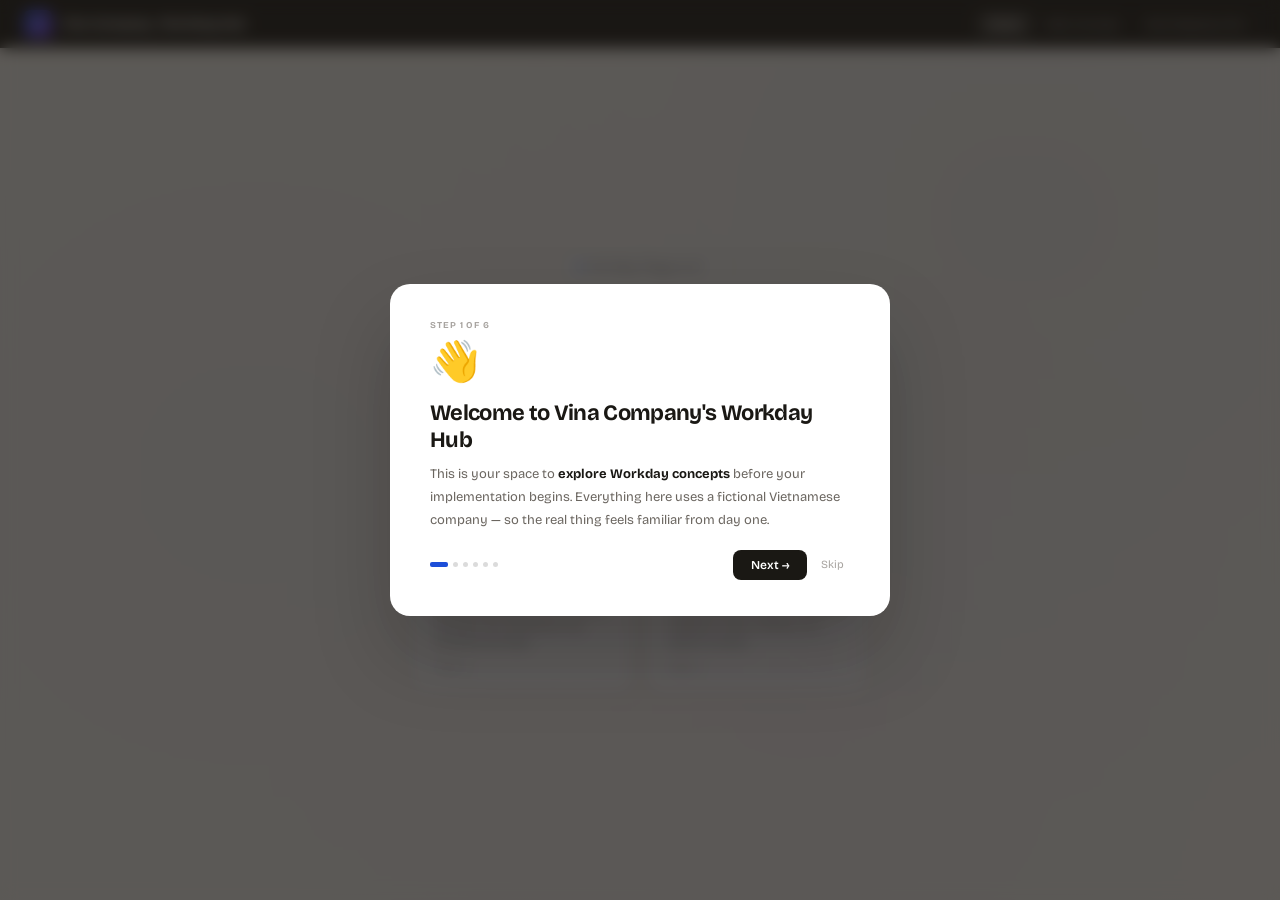
<file: index.html>
<!DOCTYPE html>
<html lang="en">
<head>
<meta charset="UTF-8"/>
<meta name="viewport" content="width=device-width, initial-scale=1.0"/>
<title>Vina Company — Workday Learning Hub</title>
<link href="https://fonts.googleapis.com/css2?family=Bricolage+Grotesque:opsz,wght@12..96,300;12..96,400;12..96,500;12..96,600;12..96,700&family=DM+Mono:wght@400;500&display=swap" rel="stylesheet"/>
<link rel="stylesheet" href="assets/style.css"/>
<style>
html,body{height:100%;overflow:hidden;}
body{display:flex;flex-direction:column;}

/* HERO */
.hero{flex:1;display:flex;flex-direction:column;align-items:center;justify-content:center;text-align:center;padding:40px 24px;background:var(--bg);position:relative;overflow:hidden;}

/* Subtle background pattern */
.hero::before{
  content:'';position:absolute;inset:0;
  background-image:radial-gradient(circle at 20% 50%,rgba(99,102,241,0.04) 0%,transparent 50%),
                   radial-gradient(circle at 80% 20%,rgba(29,78,216,0.04) 0%,transparent 50%),
                   radial-gradient(circle at 60% 80%,rgba(124,58,237,0.03) 0%,transparent 50%);
  pointer-events:none;
}

.hero-tag{
  display:inline-flex;align-items:center;gap:6px;
  padding:4px 12px;border-radius:20px;
  background:var(--surface);border:1px solid var(--border2);
  font-size:11px;font-weight:600;color:var(--text2);
  margin-bottom:20px;
}
.hero-tag-dot{width:6px;height:6px;border-radius:50%;background:#1D4ED8;}

.hero-title{
  font-size:36px;font-weight:700;letter-spacing:-0.04em;
  color:var(--text);line-height:1.15;margin-bottom:10px;
  max-width:560px;
}

.hero-punch{
  font-size:15px;color:var(--text2);margin-bottom:36px;
  font-style:italic;
}

/* TOOL CARDS */
.tool-cards{
  display:flex;gap:14px;margin-top:0;
  justify-content:center;flex-wrap:wrap;
}
.tool-card{
  background:var(--surface);
  border:1.5px solid var(--border2);
  border-radius:12px;
  padding:18px 20px;
  width:220px;
  text-align:left;
  cursor:pointer;
  text-decoration:none;
  color:var(--text);
  transition:all .2s;
  display:block;
}
.tool-card:hover{
  border-color:#1D4ED8;
  box-shadow:0 4px 20px rgba(29,78,216,0.1);
  transform:translateY(-2px);
}
.tc-icon{font-size:22px;margin-bottom:10px;}
.tc-title{font-size:13px;font-weight:700;margin-bottom:4px;}
.tc-desc{font-size:11px;color:var(--text2);line-height:1.55;}
.tc-arrow{font-size:11px;color:var(--text3);margin-top:10px;display:block;}

.start-btn{
  display:inline-flex;align-items:center;gap:8px;
  padding:12px 28px;border-radius:10px;
  background:var(--text);color:#fff;
  font-family:var(--font);font-size:13px;font-weight:600;
  cursor:pointer;border:none;transition:all .2s;
  margin-bottom:40px;
}
.start-btn:hover{background:#333;transform:translateY(-1px);}

/* STORY OVERLAY */
.story-overlay{
  position:fixed;inset:0;
  background:rgba(26,24,20,0.7);
  z-index:500;display:none;
  align-items:center;justify-content:center;
  backdrop-filter:blur(8px);
}
.story-overlay.show{display:flex;}
.story-card{
  background:var(--surface);border-radius:20px;
  padding:36px 40px;width:500px;max-width:92vw;
  box-shadow:0 40px 80px rgba(0,0,0,0.2);
  animation:popIn .35s cubic-bezier(.34,1.56,.64,1);
}
@keyframes popIn{from{opacity:0;transform:scale(.9) translateY(20px);}to{opacity:1;transform:scale(1) translateY(0);}}
.sc-step{font-size:9px;font-weight:700;letter-spacing:.1em;text-transform:uppercase;color:var(--text3);margin-bottom:8px;}
.sc-icon{font-size:40px;display:block;margin-bottom:14px;}
.sc-title{font-size:22px;font-weight:700;letter-spacing:-.03em;margin-bottom:10px;line-height:1.2;}
.sc-body{font-size:13px;color:var(--text2);line-height:1.75;margin-bottom:18px;}
.sc-body strong{color:var(--text);}
.sc-hl{background:var(--surface2);border-left:3px solid #1D4ED8;border-radius:0 8px 8px 0;padding:10px 14px;font-size:12px;color:var(--text2);margin-bottom:18px;line-height:1.6;}
.sc-footer{display:flex;align-items:center;justify-content:space-between;}
.sc-dots{display:flex;gap:5px;}
.sc-dot{width:5px;height:5px;border-radius:50%;background:var(--border2);transition:all .2s;}
.sc-dot.active{width:18px;border-radius:2px;background:#1D4ED8;}
.sc-actions{display:flex;gap:8px;align-items:center;}
.btn{padding:8px 18px;border-radius:8px;font-family:var(--font);font-size:12px;font-weight:600;cursor:pointer;border:none;transition:all .15s;}
.btn-outline{background:transparent;border:1px solid var(--border2);color:var(--text2);}
.btn-outline:hover{background:var(--surface2);}
.btn-dark{background:var(--text);color:#fff;}
.btn-dark:hover{background:#333;}
.btn-dim{background:none;border:none;color:var(--text3);font-size:11px;cursor:pointer;padding:4px 6px;font-family:var(--font);}
</style>
</head>
<body>

<script src="assets/nav.js"></script>

<!-- HERO -->
<div class="hero" id="hero">
  <div class="hero-tag"><div class="hero-tag-dot"></div>Workday Playground</div>
  <h1 class="hero-title">Vina Company<br>Workday Hub</h1>
  <p class="hero-punch">"Explore Workday your way — before go-live day."</p>

  <button class="start-btn" onclick="startStory()">▶ Start guided tour</button>

  <div class="tool-cards" id="tool-cards">
    <a class="tool-card" href="playbook/index.html">
      <div class="tc-icon">🏢</div>
      <div class="tc-title">Main Concept</div>
      <div class="tc-desc">Explore Workday's core concepts through Vina Company's org structure and data.</div>
      <span class="tc-arrow">Open →</span>
    </a>
    <a class="tool-card" href="mapping-tool/index.html">
      <div class="tc-icon">📋</div>
      <div class="tc-title">Data Mapping Tool</div>
      <div class="tc-desc">Prepare your HR data for Workday migration. Enter, validate, and export to Excel.</div>
      <span class="tc-arrow">Open →</span>
    </a>
  </div>
</div>

<!-- STORY OVERLAY -->
<div class="story-overlay" id="story-overlay">
  <div class="story-card" id="story-card"></div>
</div>

<script>
const STORY = [
  {icon:'👋',
   title:'Welcome to Vina Company\'s Workday Hub',
   body:'This is your space to <strong>explore Workday concepts</strong> before your implementation begins. Everything here uses a fictional Vietnamese company — so the real thing feels familiar from day one.',
   hl:null},
  {icon:'🏭',
   title:'Meet Vina Company',
   body:'Vina Company is a Vietnamese FMCG manufacturer with <strong>51 employees</strong> across Hồ Chí Minh City, Hà Nội, and Bình Dương. They\'re going live on Workday HCM.',
   hl:'All the data you\'ll see is fictional — but it\'s designed to mirror the real structure of a Vietnamese manufacturer.'},
  {icon:'🔗',
   title:'Everything in Workday is connected',
   body:'The most important thing to understand before go-live: <strong>nothing in Workday lives alone.</strong> Change a Job Profile and it ripples to Positions. Add a worker without a Position and Workday says no.',
   hl:'That\'s not a bug — it\'s by design. It keeps HR, Finance, and Payroll in sync.'},
  {icon:'🏢',
   title:'Six concepts to master',
   body:'The Main Concept tool walks you through <strong>six core Workday concepts</strong> using Vina Company\'s real data: Supervisory Org, Staffing Model, Job Profile, Compensation, Security, and Business Process.',
   hl:'Click any worker or org to explore their full Workday data — and follow the cross-concept links to see how everything connects.'},
  {icon:'📋',
   title:'When you\'re ready — map your own data',
   body:'The <strong>Data Mapping Tool</strong> is where your real implementation work begins. Enter your actual company data, validate it against Workday rules, and export to Excel for EIB upload.',
   hl:'Follow the load order: Reference data first, workers last. The tool enforces the sequence.'},
  {icon:'✅',
   title:'You\'re ready to explore',
   body:'Start with the <strong>Main Concept</strong> tool to build your understanding — then move to the Data Mapping Tool when you\'re ready to prepare your real data.',
   hl:null},
];

let step = 0;

function startStory() {
  step = 0;
  document.getElementById('story-overlay').classList.add('show');
  render();
}

function render() {
  const s = STORY[step];
  const isLast = step === STORY.length - 1;
  const dots = STORY.map((_,i) => `<div class="sc-dot ${i===step?'active':''}"></div>`).join('');
  document.getElementById('story-card').innerHTML = `
    <div class="sc-step">Step ${step+1} of ${STORY.length}</div>
    <span class="sc-icon">${s.icon}</span>
    <div class="sc-title">${s.title}</div>
    <div class="sc-body">${s.body}</div>
    ${s.hl ? `<div class="sc-hl">${s.hl}</div>` : ''}
    <div class="sc-footer">
      <div class="sc-dots">${dots}</div>
      <div class="sc-actions">
        ${step > 0 ? `<button class="btn btn-outline" onclick="nav(-1)">← Back</button>` : ''}
        ${isLast
          ? `<button class="btn btn-dark" onclick="closeStory()">Start exploring →</button>`
          : `<button class="btn btn-dark" onclick="nav(1)">Next →</button>`}
        ${!isLast ? `<button class="btn-dim" onclick="closeStory()">Skip</button>` : ''}
      </div>
    </div>`;
}

function nav(d) { step = Math.max(0, Math.min(STORY.length-1, step+d)); render(); }
function closeStory() { document.getElementById('story-overlay').classList.remove('show'); }

// Init nav + auto-start story
renderNav('home');
setTimeout(startStory, 500);
</script>
</body>
</html>
</file>
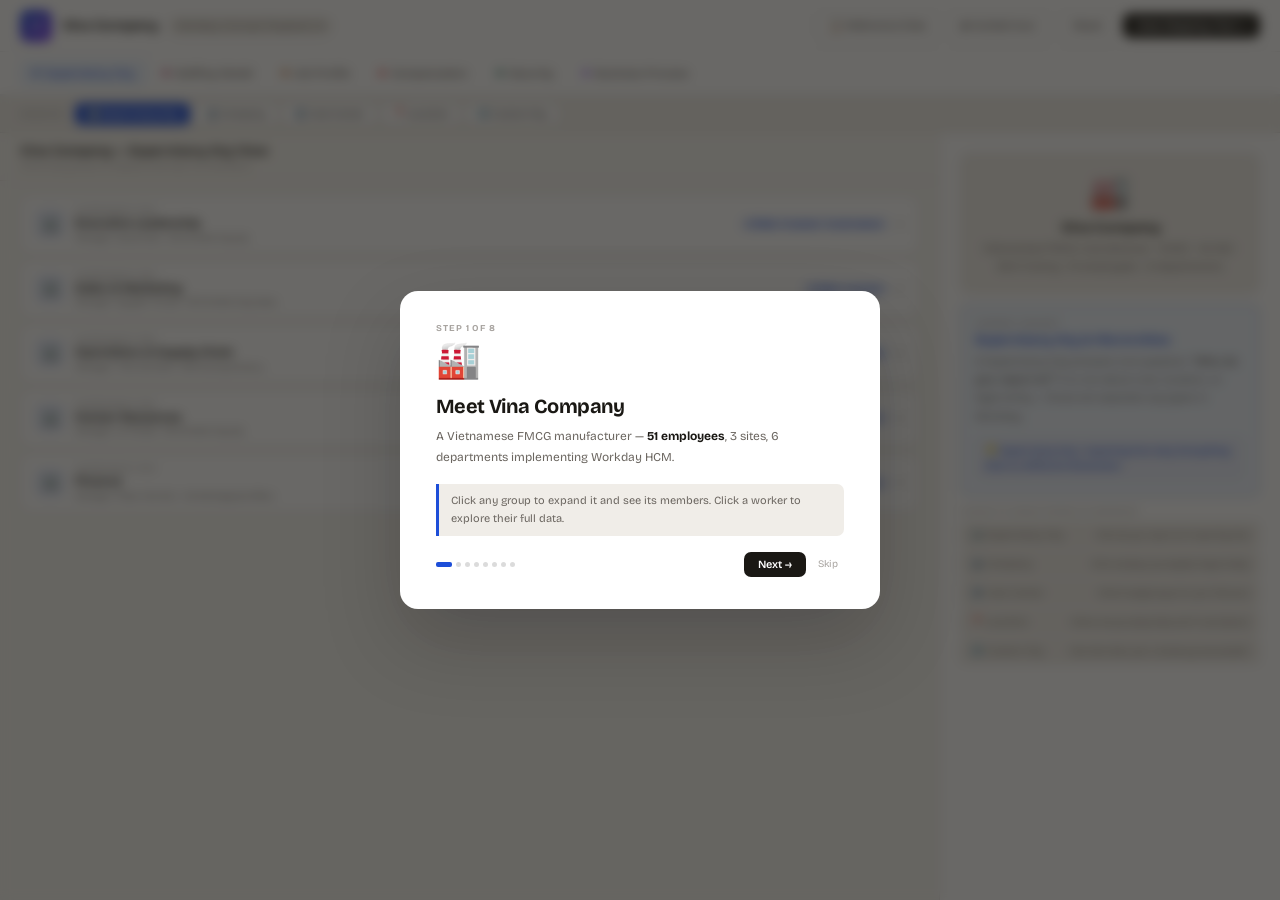
<file: Index.html>
<!DOCTYPE html>
<html lang="en">
<head>
<meta charset="UTF-8"/>
<meta name="viewport" content="width=device-width, initial-scale=1.0"/>
<title>Workday Concept Playbook — Vina Company v4</title>
<link href="https://fonts.googleapis.com/css2?family=Bricolage+Grotesque:opsz,wght@12..96,300;12..96,400;12..96,500;12..96,600;12..96,700&family=DM+Mono:wght@400;500&display=swap" rel="stylesheet"/>
<style>
:root{
  --bg:#F7F5F0;--surface:#FFFFFF;--surface2:#F0EDE8;
  --border:rgba(0,0,0,0.08);--border2:rgba(0,0,0,0.14);
  --text:#1A1814;--text2:#6B6660;--text3:#A8A4A0;
  --font:'Bricolage Grotesque',sans-serif;--mono:'DM Mono',monospace;
  --c-org:#1D4ED8;--c-org-bg:#EFF6FF;
  --c-stf:#9D174D;--c-stf-bg:#FDF2F8;
  --c-jp:#B45309;--c-jp-bg:#FFFBEB;
  --c-comp:#DC2626;--c-comp-bg:#FFF1F2;
  --c-sec:#065F46;--c-sec-bg:#ECFDF5;
  --c-bp:#7C3AED;--c-bp-bg:#F5F3FF;
}
*,*::before,*::after{box-sizing:border-box;margin:0;padding:0;}
body{font-family:var(--font);background:var(--bg);color:var(--text);height:100vh;display:flex;flex-direction:column;overflow:hidden;}

/* TOPBAR */
.topbar{display:flex;align-items:center;justify-content:space-between;padding:0 20px;height:52px;background:var(--surface);border-bottom:1px solid var(--border);flex-shrink:0;z-index:200;}
.tb-brand{display:flex;align-items:center;gap:10px;}
.tb-logo{width:32px;height:32px;background:linear-gradient(135deg,#1D4ED8,#7C3AED);border-radius:8px;display:flex;align-items:center;justify-content:center;color:#fff;font-weight:700;font-size:13px;}
.tb-name{font-size:14px;font-weight:700;letter-spacing:-0.02em;}
.tb-tag{font-size:10px;color:var(--text2);background:var(--surface2);padding:2px 8px;border-radius:20px;border:1px solid var(--border);}
.tb-right{display:flex;align-items:center;gap:6px;}
.btn{padding:6px 14px;border-radius:7px;font-family:var(--font);font-size:11px;font-weight:600;cursor:pointer;border:none;transition:all .15s;}
.btn-ghost{background:transparent;color:var(--text2);border:1px solid var(--border2);}
.btn-ghost:hover{background:var(--surface2);}
.btn-primary{background:var(--text);color:#fff;}
.btn-primary:hover{background:#333;}

/* CONCEPT TABS */
.concept-bar{display:flex;align-items:center;gap:3px;padding:0 20px;height:44px;background:var(--surface);border-bottom:2px solid var(--border);flex-shrink:0;overflow-x:auto;}
.concept-bar::-webkit-scrollbar{display:none;}
.ctab{display:flex;align-items:center;gap:6px;padding:5px 12px;border-radius:7px;font-size:11px;font-weight:600;cursor:pointer;border:1.5px solid transparent;transition:all .2s;white-space:nowrap;color:var(--text2);}
.ctab:hover{background:var(--surface2);}
.ctab-dot{width:6px;height:6px;border-radius:50%;}
.ctab[data-c="org"] .ctab-dot{background:var(--c-org);}
.ctab[data-c="stf"] .ctab-dot{background:var(--c-stf);}
.ctab[data-c="jp"]  .ctab-dot{background:var(--c-jp);}
.ctab[data-c="comp"].ctab-dot,.ctab[data-c="comp"] .ctab-dot{background:var(--c-comp);}
.ctab[data-c="sec"] .ctab-dot{background:var(--c-sec);}
.ctab[data-c="bp"]  .ctab-dot{background:var(--c-bp);}
.ctab.active[data-c="org"]{color:var(--c-org);background:#EFF6FF;border-color:#BFDBFE;}
.ctab.active[data-c="stf"]{color:var(--c-stf);background:#FDF2F8;border-color:#FBCFE8;}
.ctab.active[data-c="jp"] {color:var(--c-jp);background:#FFFBEB;border-color:#FDE68A;}
.ctab.active[data-c="comp"]{color:var(--c-comp);background:#FFF1F2;border-color:#FECDD3;}
.ctab.active[data-c="sec"]{color:var(--c-sec);background:#ECFDF5;border-color:#A7F3D0;}
.ctab.active[data-c="bp"] {color:var(--c-bp);background:#F5F3FF;border-color:#DDD6FE;}

/* BODY */
.body-wrap{display:flex;flex:1;overflow:hidden;}

/* CHART PANE */
.chart-pane{flex:1;display:flex;flex-direction:column;overflow:hidden;}
.chart-header{padding:10px 20px 8px;flex-shrink:0;border-bottom:1px solid var(--border);}
.chart-title{font-size:13px;font-weight:700;color:var(--text);margin-bottom:1px;}
.chart-sub{font-size:10px;color:var(--text3);}
.chart-scroll{flex:1;overflow:auto;padding:14px 20px 20px;}
.chart-scroll::-webkit-scrollbar{width:4px;height:4px;}
.chart-scroll::-webkit-scrollbar-thumb{background:var(--border2);border-radius:2px;}

/* ORG TYPE SWITCHER */
.org-type-bar{display:flex;align-items:center;gap:4px;padding:7px 20px;background:var(--surface2);border-bottom:1px solid var(--border);flex-shrink:0;overflow-x:auto;}
.org-type-bar::-webkit-scrollbar{display:none;}
.ot-label{font-size:9px;font-weight:700;text-transform:uppercase;letter-spacing:.07em;color:var(--text3);margin-right:6px;white-space:nowrap;}
.otab{display:flex;align-items:center;gap:5px;padding:4px 11px;border-radius:6px;font-size:10px;font-weight:600;cursor:pointer;border:1px solid var(--border2);background:var(--surface);color:var(--text2);transition:all .15s;white-space:nowrap;}
.otab:hover{border-color:var(--c-org);color:var(--c-org);}
.otab.active{background:var(--c-org);color:#fff;border-color:var(--c-org);}
.ot-teach{display:none;padding:7px 20px;background:#EFF6FF;border-bottom:1px solid #BFDBFE;font-size:11px;color:#1e40af;line-height:1.6;}
.ot-teach.show{display:block;}
.ot-teach strong{color:#1D4ED8;}

/* ORG CHART */
.oc-wrap{display:flex;flex-direction:column;gap:6px;min-width:480px;}

/* GROUP BOX */
.og-box{border-radius:10px;border:1.5px solid var(--border2);background:var(--surface);overflow:hidden;transition:all .2s;}
.og-box.expanded{border-color:var(--active-color,var(--c-org));box-shadow:0 4px 16px rgba(0,0,0,0.08);}
.og-header{display:flex;align-items:center;justify-content:space-between;padding:10px 14px;cursor:pointer;transition:background .15s;gap:10px;}
.og-header:hover{background:var(--surface2);}
.og-box.expanded .og-header{background:color-mix(in srgb,var(--active-color,var(--c-org)) 6%,white);border-bottom:1px solid color-mix(in srgb,var(--active-color,var(--c-org)) 20%,transparent);}
.og-left{display:flex;align-items:center;gap:10px;flex:1;min-width:0;}
.og-icon{width:30px;height:30px;border-radius:7px;display:flex;align-items:center;justify-content:center;font-size:14px;flex-shrink:0;}
.og-info{flex:1;min-width:0;}
.og-type{font-size:8px;font-weight:700;text-transform:uppercase;letter-spacing:.07em;color:var(--text3);margin-bottom:1px;}
.og-name{font-size:12px;font-weight:700;color:var(--text);line-height:1.3;}
.og-meta{font-size:9px;color:var(--text2);margin-top:1px;}
.og-right{display:flex;align-items:center;gap:8px;flex-shrink:0;}
.og-badge{display:inline-flex;align-items:center;gap:4px;padding:2px 8px;border-radius:20px;font-size:9px;font-weight:700;}
.og-arrow{font-size:11px;color:var(--text3);transition:transform .2s;}
.og-box.expanded .og-arrow{transform:rotate(180deg);}
.og-workers{display:none;padding:10px 14px 14px;}
.og-box.expanded .og-workers{display:block;}
.og-workers-grid{display:flex;flex-wrap:wrap;gap:7px;margin-top:8px;}

/* SUB GROUP (cost center inside hierarchy, or sub-org) */
.sub-og-box{margin-bottom:6px;border-radius:8px;border:1.5px solid var(--border2);background:var(--surface2);overflow:hidden;}
.sub-og-box.expanded{border-color:var(--active-color,var(--c-org));}
.sub-og-header{display:flex;align-items:center;justify-content:space-between;padding:8px 12px;cursor:pointer;gap:8px;}
.sub-og-header:hover{background:color-mix(in srgb,var(--active-color,var(--c-org)) 5%,white);}
.sub-og-box.expanded .sub-og-header{background:color-mix(in srgb,var(--active-color,var(--c-org)) 8%,white);border-bottom:1px solid var(--border);}
.sub-og-left{flex:1;}
.sub-og-name{font-size:11px;font-weight:700;}
.sub-og-meta{font-size:9px;color:var(--text2);margin-top:1px;}
.sub-og-arrow{font-size:10px;color:var(--text3);transition:transform .2s;flex-shrink:0;}
.sub-og-box.expanded .sub-og-arrow{transform:rotate(180deg);}
.sub-og-workers{display:none;padding:8px 12px 12px;}
.sub-og-box.expanded .sub-og-workers{display:block;}
.sub-og-grid{display:flex;flex-wrap:wrap;gap:6px;margin-top:6px;}
.sub-section-label{font-size:9px;font-weight:700;text-transform:uppercase;letter-spacing:.07em;color:var(--text3);margin-bottom:6px;margin-top:10px;padding-left:2px;}

/* WORKER CARD */
.wkr-card{border:1.5px solid var(--border2);border-radius:8px;padding:8px 10px;background:var(--surface);cursor:pointer;transition:all .2s;min-width:138px;max-width:165px;flex-shrink:0;}
.wkr-card:hover{border-color:var(--active-color,var(--c-org));box-shadow:0 2px 8px rgba(0,0,0,0.07);}
.wkr-card.selected{border-color:var(--active-color,var(--c-org));box-shadow:0 0 0 2px color-mix(in srgb,var(--active-color,var(--c-org)) 20%,transparent);}
.wkr-card.vacant{border-style:dashed;opacity:0.65;}
.wc-type{font-size:8px;font-weight:700;text-transform:uppercase;letter-spacing:.07em;color:var(--text3);margin-bottom:2px;}
.wc-name{font-size:11px;font-weight:700;line-height:1.3;margin-bottom:2px;}
.wc-role{font-size:9px;color:var(--text2);line-height:1.35;}
.wc-badge{display:inline-flex;margin-top:4px;padding:1px 6px;border-radius:20px;font-size:8px;font-weight:700;}

/* DIVIDER */
.divider{width:1px;background:var(--border);flex-shrink:0;}

/* DETAIL PANE */
.detail-pane{width:340px;flex-shrink:0;display:flex;flex-direction:column;overflow:hidden;background:var(--surface);}
.detail-scroll{flex:1;overflow-y:auto;padding:20px;}
.detail-scroll::-webkit-scrollbar{width:4px;}
.detail-scroll::-webkit-scrollbar-thumb{background:var(--border2);border-radius:2px;}
.dp-welcome-hero{background:var(--surface2);border-radius:10px;padding:18px;text-align:center;border:1px solid var(--border);margin-bottom:10px;}
.hw-icon{font-size:32px;margin-bottom:8px;}
.dp-welcome-hero h2{font-size:14px;font-weight:700;margin-bottom:4px;}
.dp-welcome-hero p{font-size:11px;color:var(--text2);line-height:1.6;}
.concept-intro-card{border-radius:9px;padding:14px;border:1.5px solid var(--border);margin-bottom:10px;}
.cic-label{font-size:8px;font-weight:700;text-transform:uppercase;letter-spacing:.08em;color:var(--text3);margin-bottom:4px;}
.cic-title{font-size:13px;font-weight:700;margin-bottom:5px;}
.cic-body{font-size:11px;color:var(--text2);line-height:1.65;}
.cic-takeaway{margin-top:10px;padding:8px 10px;border-radius:6px;font-size:10px;font-weight:600;line-height:1.5;}
.dp-node{display:none;}
.dp-back{display:flex;align-items:center;gap:5px;font-size:10px;color:var(--text2);cursor:pointer;margin-bottom:12px;padding:5px 9px;border-radius:6px;border:1px solid var(--border);width:fit-content;transition:all .15s;}
.dp-back:hover{background:var(--surface2);}
.dp-badge{display:inline-flex;align-items:center;gap:5px;padding:3px 9px;border-radius:20px;font-size:9px;font-weight:700;letter-spacing:.05em;text-transform:uppercase;margin-bottom:8px;}
.dp-name{font-size:18px;font-weight:700;letter-spacing:-.03em;margin-bottom:3px;line-height:1.2;}
.dp-analogy{font-size:11px;color:var(--text2);line-height:1.65;padding:8px 10px;background:var(--surface2);border-radius:7px;border-left:3px solid var(--border2);margin-bottom:14px;}
.dp-section{margin-bottom:14px;}
.dp-section-title{font-size:8px;font-weight:700;text-transform:uppercase;letter-spacing:.08em;color:var(--text3);margin-bottom:6px;}
.data-row{display:flex;justify-content:space-between;align-items:flex-start;padding:5px 0;border-bottom:1px solid var(--border);gap:10px;}
.data-row:last-child{border-bottom:none;}
.dr-label{font-size:10px;color:var(--text2);flex-shrink:0;}
.dr-value{font-size:10px;font-weight:600;text-align:right;line-height:1.4;}
.dr-value.mono{font-family:var(--mono);font-size:9px;}
.comp-item{display:flex;justify-content:space-between;align-items:center;padding:6px 10px;background:var(--surface2);border-radius:5px;margin-bottom:3px;border:1px solid var(--border);}
.ci-label{font-size:10px;color:var(--text2);}
.ci-value{font-size:10px;font-weight:700;font-family:var(--mono);}
.concept-link{display:flex;align-items:center;gap:8px;padding:8px 10px;border-radius:7px;border:1.5px solid var(--border);margin-bottom:5px;cursor:pointer;transition:all .15s;}
.concept-link:hover{border-color:var(--lc);background:color-mix(in srgb,var(--lc) 5%,white);}
.cl-dot{width:7px;height:7px;border-radius:50%;background:var(--lc);flex-shrink:0;}
.cl-body{flex:1;}
.cl-title{font-size:11px;font-weight:600;color:var(--lc);}
.cl-desc{font-size:9px;color:var(--text2);margin-top:1px;line-height:1.4;}

/* SEC MATRIX */
.sec-matrix{border:1px solid var(--border);border-radius:7px;overflow:hidden;font-size:9px;}
.sm-header{display:grid;grid-template-columns:110px repeat(4,1fr);background:var(--surface2);border-bottom:1px solid var(--border);}
.sm-cell{padding:5px 6px;font-weight:700;text-align:center;border-right:1px solid var(--border);}
.sm-cell:last-child{border-right:none;}
.sm-row{display:grid;grid-template-columns:110px repeat(4,1fr);border-bottom:1px solid var(--border);}
.sm-row:last-child{border-bottom:none;}
.sm-access{display:flex;align-items:center;justify-content:center;padding:5px;}
.sm-yes{color:#059669;font-size:12px;}
.sm-part{color:#D97706;font-size:9px;font-weight:700;}
.sm-no{color:#DC2626;font-size:12px;}

/* BP */
.bp-step{display:flex;gap:8px;margin-bottom:8px;}
.bp-num{width:20px;height:20px;border-radius:50%;background:var(--c-bp);color:#fff;font-size:9px;font-weight:700;display:flex;align-items:center;justify-content:center;flex-shrink:0;margin-top:1px;}
.bp-title{font-size:11px;font-weight:600;margin-bottom:1px;}
.bp-desc{font-size:10px;color:var(--text2);line-height:1.5;}
.bp-warn{background:#FFFBEB;border:1px solid #FDE68A;border-radius:7px;padding:8px 10px;font-size:10px;color:#92400E;line-height:1.55;margin-top:6px;}

/* STF */
.stf-card{border:1.5px solid var(--border);border-radius:7px;padding:10px;margin-bottom:7px;}
.stf-card.rec{border-color:var(--c-stf);background:color-mix(in srgb,var(--c-stf) 4%,white);}
.stf-header{display:flex;align-items:center;justify-content:space-between;margin-bottom:5px;}
.stf-title{font-size:11px;font-weight:700;}
.stf-badge{font-size:8px;font-weight:700;padding:2px 7px;border-radius:20px;background:var(--c-stf);color:#fff;}
.stf-desc{font-size:10px;color:var(--text2);line-height:1.55;}

/* LEGEND */
.legend-wrap{display:flex;flex-wrap:wrap;gap:6px;margin-top:8px;}
.legend-item{display:flex;align-items:center;gap:5px;font-size:9px;color:var(--text2);}
.legend-dot{width:8px;height:8px;border-radius:50%;flex-shrink:0;}

/* DRAWER */
.drawer-overlay{position:fixed;inset:0;background:rgba(0,0,0,0.3);z-index:400;display:none;}
.drawer-overlay.open{display:block;}
.drawer{position:fixed;top:0;right:0;bottom:0;width:640px;max-width:95vw;background:var(--surface);border-left:1px solid var(--border);z-index:401;display:flex;flex-direction:column;transform:translateX(100%);transition:transform .3s cubic-bezier(.4,0,.2,1);}
.drawer.open{transform:translateX(0);}
.drawer-header{display:flex;align-items:center;justify-content:space-between;padding:16px 20px;border-bottom:1px solid var(--border);flex-shrink:0;}
.drawer-title{font-size:15px;font-weight:700;letter-spacing:-.02em;}
.drawer-close{background:var(--surface2);border:1px solid var(--border);border-radius:6px;width:28px;height:28px;display:flex;align-items:center;justify-content:center;cursor:pointer;font-size:14px;color:var(--text2);}
.drawer-tabs{display:flex;gap:4px;padding:12px 20px;border-bottom:1px solid var(--border);flex-shrink:0;}
.dtab{padding:5px 12px;border-radius:6px;font-size:11px;font-weight:600;cursor:pointer;border:1px solid transparent;color:var(--text2);transition:all .15s;}
.dtab:hover{background:var(--surface2);}
.dtab.active{background:var(--surface2);border-color:var(--border2);color:var(--text);}
.drawer-content{flex:1;overflow-y:auto;padding:16px 20px;}
.ml-table{width:100%;border-collapse:collapse;font-size:11px;}
.ml-table th{text-align:left;padding:7px 10px;background:var(--surface2);border-bottom:1px solid var(--border);font-size:9px;font-weight:700;text-transform:uppercase;letter-spacing:.06em;color:var(--text3);}
.ml-table td{padding:7px 10px;border-bottom:1px solid var(--border);vertical-align:top;}
.ml-table tr:last-child td{border-bottom:none;}
.ml-table tr:hover td{background:var(--surface2);}
.ml-mono{font-family:var(--mono);font-size:9px;color:var(--text2);}
.ml-badge{display:inline-flex;padding:1px 7px;border-radius:20px;font-size:8px;font-weight:700;}
.ml-section{margin-bottom:20px;}
.ml-section-title{font-size:11px;font-weight:700;padding:8px 10px;background:var(--surface2);border-radius:6px;margin-bottom:8px;border:1px solid var(--border);}

/* BREADCRUMB */
.breadcrumb{display:none;align-items:center;gap:5px;font-size:10px;color:var(--text2);padding:6px 20px;background:var(--surface2);border-bottom:1px solid var(--border);flex-shrink:0;}
.bc-link{cursor:pointer;}
.bc-link:hover{color:var(--text);}
.bc-sep{color:var(--text3);}
.bc-cur{font-weight:600;color:var(--text);}

/* STORY */
.story-overlay{position:fixed;inset:0;background:rgba(26,24,20,0.65);z-index:500;display:none;align-items:center;justify-content:center;backdrop-filter:blur(6px);}
.story-card{background:var(--surface);border-radius:18px;padding:32px 36px;width:480px;max-width:92vw;box-shadow:0 32px 80px rgba(0,0,0,0.2);animation:popIn .32s cubic-bezier(.34,1.56,.64,1);}
@keyframes popIn{from{opacity:0;transform:scale(.92) translateY(14px);}to{opacity:1;transform:scale(1) translateY(0);}}
.sc-step{font-size:9px;font-weight:700;letter-spacing:.1em;text-transform:uppercase;color:var(--text3);margin-bottom:6px;}
.sc-icon{font-size:36px;display:block;margin-bottom:12px;}
.sc-title{font-size:20px;font-weight:700;letter-spacing:-.03em;margin-bottom:8px;line-height:1.2;}
.sc-body{font-size:12px;color:var(--text2);line-height:1.75;margin-bottom:16px;}
.sc-body strong{color:var(--text);}
.sc-hl{background:var(--surface2);border-left:3px solid var(--c-org);border-radius:0 7px 7px 0;padding:8px 12px;font-size:11px;color:var(--text2);margin-bottom:16px;line-height:1.6;}
.sc-footer{display:flex;align-items:center;justify-content:space-between;}
.sc-dots{display:flex;gap:4px;}
.sc-dot{width:5px;height:5px;border-radius:50%;background:var(--border2);transition:all .2s;}
.sc-dot.active{width:16px;border-radius:2px;background:var(--c-org);}
.sc-actions{display:flex;gap:6px;align-items:center;}
.btn-outline{background:transparent;border:1px solid var(--border2);color:var(--text2);}
.btn-outline:hover{background:var(--surface2);}
.btn-dark{background:var(--text);color:#fff;}
.btn-dark:hover{background:#333;}
.btn-dim{background:none;border:none;color:var(--text3);font-size:10px;cursor:pointer;padding:4px 6px;font-family:var(--font);}
</style>
</head>
<body>

<!-- TOPBAR -->
<div class="topbar">
  <div class="tb-brand">
    <div class="tb-logo">V</div>
    <div><div class="tb-name">Vina Company</div></div>
    <span class="tb-tag">Workday Concept Playbook v4</span>
  </div>
  <div class="tb-right">
    <button class="btn btn-ghost" onclick="openDrawer()">📋 Reference Data</button>
    <button class="btn btn-ghost" onclick="startStory()">▶ Guided tour</button>
    <button class="btn btn-ghost" onclick="resetAll()">Reset</button>
    <button class="btn btn-primary" onclick="window.open('workday_hcm_v2.html')">Data Mapping Tool →</button>
  </div>
</div>

<!-- CONCEPT TABS — new order -->
<div class="concept-bar">
  <div class="ctab active" data-c="org"  onclick="switchConcept('org')"><div class="ctab-dot"></div>Supervisory Org</div>
  <div class="ctab"        data-c="stf"  onclick="switchConcept('stf')"><div class="ctab-dot"></div>Staffing Model</div>
  <div class="ctab"        data-c="jp"   onclick="switchConcept('jp')"><div class="ctab-dot"></div>Job Profile</div>
  <div class="ctab"        data-c="comp" onclick="switchConcept('comp')"><div class="ctab-dot"></div>Compensation</div>
  <div class="ctab"        data-c="sec"  onclick="switchConcept('sec')"><div class="ctab-dot"></div>Security</div>
  <div class="ctab"        data-c="bp"   onclick="switchConcept('bp')"><div class="ctab-dot"></div>Business Process</div>
</div>

<!-- ORG TYPE SWITCHER -->
<div id="org-type-bar" class="org-type-bar">
  <span class="ot-label">View by:</span>
  <div class="otab active" data-ot="sup"     onclick="switchOrgType('sup')">🏢 Supervisory Org</div>
  <div class="otab"        data-ot="company" onclick="switchOrgType('company')">🏛️ Company</div>
  <div class="otab"        data-ot="cc"      onclick="switchOrgType('cc')">🏦 Cost Center</div>
  <div class="otab"        data-ot="loc"     onclick="switchOrgType('loc')">📍 Location</div>
  <div class="otab"        data-ot="custom"  onclick="switchOrgType('custom')">⚙️ Custom Org</div>
</div>
<div class="ot-teach" id="ot-teach"></div>

<!-- BREADCRUMB -->
<div class="breadcrumb" id="breadcrumb">
  <span class="bc-link" onclick="hideDetail()">🏠 Overview</span>
  <span class="bc-sep">›</span>
  <span class="bc-cur" id="bc-cur"></span>
</div>

<!-- BODY -->
<div class="body-wrap">
  <div class="chart-pane">
    <div class="chart-header">
      <div class="chart-title" id="chart-title">Vina Company — Supervisory Org View</div>
      <div class="chart-sub"  id="chart-sub">Click any group to expand and see its members</div>
    </div>
    <div class="chart-scroll"><div class="oc-wrap" id="oc-wrap"></div></div>
  </div>
  <div class="divider"></div>
  <div class="detail-pane">
    <div class="detail-scroll" id="detail-scroll">
      <div id="dp-welcome">
        <div class="dp-welcome-hero">
          <div class="hw-icon">🏭</div>
          <h2>Vina Company</h2>
          <p>Vietnamese FMCG manufacturer · HCMC · Hà Nội · Bình Dương · 51 employees · 6 departments</p>
        </div>
        <div id="concept-intro-area"></div>
      </div>
      <div id="dp-node" class="dp-node"></div>
    </div>
  </div>
</div>

<!-- DRAWER -->
<div class="drawer-overlay" id="drawer-overlay" onclick="closeDrawer()"></div>
<div class="drawer" id="drawer">
  <div class="drawer-header">
    <div class="drawer-title">📋 Reference Data — Vina Company</div>
    <div class="drawer-close" onclick="closeDrawer()">✕</div>
  </div>
  <div class="drawer-tabs">
    <div class="dtab active" data-dt="loc" onclick="switchDrawerTab('loc')">📍 Locations</div>
    <div class="dtab" data-dt="cc" onclick="switchDrawerTab('cc')">🏦 Cost Centers</div>
    <div class="dtab" data-dt="jp" onclick="switchDrawerTab('jp')">📄 Job Profiles</div>
  </div>
  <div class="drawer-content" id="drawer-content"></div>
</div>

<!-- STORY -->
<div class="story-overlay" id="story-overlay" style="display:none;">
  <div class="story-card" id="story-card"></div>
</div>

<script>
// ═══════════════════════════════════════════════════
// REFERENCE DATA
// ═══════════════════════════════════════════════════
const LOCATIONS=[
  {id:'LOC-VN-HCM-01',name:'Hồ Chí Minh City HQ',    country:'Vietnam',tz:'UTC+7',hier:'Vietnam'},
  {id:'LOC-VN-HCM-02',name:'Hồ Chí Minh City Sales',  country:'Vietnam',tz:'UTC+7',hier:'Vietnam'},
  {id:'LOC-VN-HAN-01',name:'Hà Nội Regional Office',   country:'Vietnam',tz:'UTC+7',hier:'Vietnam'},
  {id:'LOC-VN-BDG-01',name:'Bình Dương Factory',       country:'Vietnam',tz:'UTC+7',hier:'Vietnam'},
  {id:'LOC-VN-BDG-02',name:'Bình Dương Warehouse',     country:'Vietnam',tz:'UTC+7',hier:'Vietnam'},
];
const COST_CENTERS=[
  {id:'CC-EXEC',    name:'Executive Leadership',    hier:'Corporate',     currency:'USD'},
  {id:'CC-HR',      name:'Human Resources',          hier:'Corporate',     currency:'VND'},
  {id:'CC-FIN',     name:'Finance',                  hier:'Corporate',     currency:'VND'},
  {id:'CC-SALES',   name:'Sales & Marketing HCM',    hier:'Commercial',    currency:'VND'},
  {id:'CC-SALES-HAN',name:'Sales North Hà Nội',     hier:'Commercial',    currency:'VND'},
  {id:'CC-OPS',     name:'Operations & Supply Chain',hier:'Manufacturing', currency:'VND'},
  {id:'CC-PROD',    name:'Production',               hier:'Manufacturing', currency:'VND'},
  {id:'CC-WH',      name:'Warehouse & Logistics',    hier:'Manufacturing', currency:'VND'},
];
const JOB_PROFILES={
  'JP-EXEC-CEO':  {name:'Chief Executive Officer',     group:'Management',         family:'Executive Leadership', level:'Executive',             grade:'Grade 1'},
  'JP-EXEC-COO':  {name:'Chief Operating Officer',     group:'Management',         family:'Executive Leadership', level:'Executive',             grade:'Grade 1'},
  'JP-MGMT-HEAD': {name:'Department Head',             group:'Management',         family:'People Management',    level:'Senior Manager',        grade:'Grade 2'},
  'JP-MGMT-MGR':  {name:'Team Manager',                group:'Management',         family:'People Management',    level:'Manager',               grade:'Grade 3'},
  'JP-HR-MGR':    {name:'HR Manager',                  group:'Corporate Functions',family:'Human Resources',      level:'Professional',          grade:'Grade 3'},
  'JP-HR-RWD':    {name:'Head of Rewards & Benefits',  group:'Corporate Functions',family:'Human Resources',      level:'Professional',          grade:'Grade 3'},
  'JP-HR-BP':     {name:'HR Business Partner',         group:'Corporate Functions',family:'Human Resources',      level:'Professional',          grade:'Grade 4'},
  'JP-HR-SPEC':   {name:'HR Specialist',               group:'Corporate Functions',family:'Human Resources',      level:'Individual Contributor',grade:'Grade 5'},
  'JP-FIN-MGR':   {name:'Finance Manager',             group:'Corporate Functions',family:'Finance',              level:'Professional',          grade:'Grade 3'},
  'JP-FIN-ACCT':  {name:'Senior Accountant',           group:'Corporate Functions',family:'Finance',              level:'Individual Contributor',grade:'Grade 4'},
  'JP-FIN-ANAL':  {name:'Finance Analyst',             group:'Corporate Functions',family:'Finance',              level:'Individual Contributor',grade:'Grade 5'},
  'JP-SALES-HEAD':{name:'Head of Sales',               group:'Commercial',         family:'Sales',                level:'Senior Manager',        grade:'Grade 2'},
  'JP-SALES-MGR': {name:'Sales Manager',               group:'Commercial',         family:'Sales',                level:'Manager',               grade:'Grade 3'},
  'JP-SALES-EXEC':{name:'Sales Executive',             group:'Commercial',         family:'Sales',                level:'Individual Contributor',grade:'Grade 5'},
  'JP-MKT-SPEC':  {name:'Marketing Specialist',        group:'Commercial',         family:'Marketing',            level:'Individual Contributor',grade:'Grade 5'},
  'JP-OPS-HEAD':  {name:'Head of Operations',          group:'Manufacturing',      family:'Operations',           level:'Senior Manager',        grade:'Grade 2'},
  'JP-OPS-MGR':   {name:'Operations Manager',          group:'Manufacturing',      family:'Operations',           level:'Manager',               grade:'Grade 3'},
  'JP-OPS-COORD': {name:'Operations Coordinator',      group:'Manufacturing',      family:'Operations',           level:'Individual Contributor',grade:'Grade 5'},
  'JP-PROD-SUP':  {name:'Production Supervisor',       group:'Manufacturing',      family:'Production',           level:'Supervisor',            grade:'Grade 4'},
  'JP-PROD-LEAD': {name:'Production Team Lead',        group:'Manufacturing',      family:'Production',           level:'Supervisor',            grade:'Grade 5'},
  'JP-PROD-OP':   {name:'Production Operator',         group:'Manufacturing',      family:'Production',           level:'Individual Contributor',grade:'Grade 5'},
  'JP-WH-SUP':    {name:'Warehouse Supervisor',        group:'Manufacturing',      family:'Logistics',            level:'Supervisor',            grade:'Grade 4'},
  'JP-WH-OP':     {name:'Warehouse Operator',          group:'Manufacturing',      family:'Logistics',            level:'Individual Contributor',grade:'Grade 5'},
};
const COMP_GRADES={
  'Grade 1':{label:'Grade 1 — Executive',    color:'#7C3AED',min_usd:150000,max_usd:250000,min_vnd:null,   max_vnd:null},
  'Grade 2':{label:'Grade 2 — Senior Mgmt',  color:'#1D4ED8',min_usd:null,  max_usd:null,  min_vnd:80000000,max_vnd:120000000},
  'Grade 3':{label:'Grade 3 — Manager',      color:'#0891B2',min_usd:null,  max_usd:null,  min_vnd:55000000,max_vnd:85000000},
  'Grade 4':{label:'Grade 4 — Professional', color:'#059669',min_usd:null,  max_usd:null,  min_vnd:35000000,max_vnd:58000000},
  'Grade 5':{label:'Grade 5 — Staff',        color:'#D97706',min_usd:null,  max_usd:null,  min_vnd:15000000,max_vnd:35000000},
};
const SEC_ROLES={
  'CEO':                  {color:'#1A1814',short:'CEO'},
  'System Admin':         {color:'#DC2626',short:'Admin'},
  'HR Partner':           {color:'#1D4ED8',short:'HRP'},
  'HR Analyst':           {color:'#0891B2',short:'HRA'},
  'Manager':              {color:'#059669',short:'MGR'},
  'Employee Self-Service':{color:'#6B6660',short:'ESS'},
};
const JFG_COLORS={'Management':'#7C3AED','Corporate Functions':'#1D4ED8','Commercial':'#059669','Manufacturing':'#D97706'};
const ORGS=[
  {id:'exec', name:'Executive Leadership',     manager:'David Chen',       loc:'LOC-VN-HCM-01',cc:'CC-EXEC',    parent:null,  level:0},
  {id:'sales',name:'Sales & Marketing',         manager:'Nguyễn Thị Hoa',  loc:'LOC-VN-HCM-02',cc:'CC-SALES',   parent:'exec',level:1},
  {id:'ops',  name:'Operations & Supply Chain', manager:'Trần Văn Minh',   loc:'LOC-VN-BDG-01',cc:'CC-OPS',     parent:'exec',level:1},
  {id:'hr',   name:'Human Resources',           manager:'Lê Thị Mai',      loc:'LOC-VN-HCM-01',cc:'CC-HR',      parent:'exec',level:1},
  {id:'fin',  name:'Finance',                   manager:'Phạm Văn Đức',    loc:'LOC-VN-HAN-01',cc:'CC-FIN',     parent:'exec',level:1},
  {id:'prod', name:'Production',                manager:'Võ Thị Lan',      loc:'LOC-VN-BDG-01',cc:'CC-PROD',    parent:'ops', level:2},
  {id:'wh',   name:'Warehouse & Logistics',     manager:'Dương Thị Liên',  loc:'LOC-VN-BDG-02',cc:'CC-WH',      parent:'ops', level:2},
];

// ═══════════════════════════════════════════════════
// 51 WORKERS — t13 = base for all
// ═══════════════════════════════════════════════════
const WORKERS=[
  {id:'WKR-001',name:'David Chen',           pos:'POS-001',posTitle:'Chief Executive Officer',       jp:'JP-EXEC-CEO', org:'exec',loc:'LOC-VN-HCM-01',cc:'CC-EXEC',    hire:'2019-03-01',hrs:40,cur:'USD',base:200000,bhxh:0,       phuCap:8000, bonus:40000, grade:'Grade 1',sec:'CEO',                  expat:true, collar:'white'},
  {id:'WKR-002',name:'Mark Thompson',        pos:'POS-002',posTitle:'Chief Operating Officer',        jp:'JP-EXEC-COO', org:'exec',loc:'LOC-VN-HCM-01',cc:'CC-EXEC',    hire:'2020-01-15',hrs:40,cur:'USD',base:170000,bhxh:0,       phuCap:6000, bonus:34000, grade:'Grade 1',sec:'Manager',               expat:true, collar:'white'},
  {id:'WKR-003',name:'Nguyễn Thị Hoa',      pos:'POS-003',posTitle:'Head of Sales & Marketing',     jp:'JP-SALES-HEAD',org:'sales',loc:'LOC-VN-HCM-02',cc:'CC-SALES',  hire:'2020-06-15',hrs:40,cur:'VND',base:95000000, bhxh:5700000, phuCap:3500000,bonus:19000000,grade:'Grade 2',sec:'Manager',               expat:false,collar:'white'},
  {id:'WKR-004',name:'Trần Minh Khoa',      pos:'POS-004',posTitle:'Sales Manager — HCM',           jp:'JP-SALES-MGR', org:'sales',loc:'LOC-VN-HCM-02',cc:'CC-SALES',  hire:'2021-03-01',hrs:40,cur:'VND',base:65000000, bhxh:3900000, phuCap:2500000,bonus:13000000,grade:'Grade 3',sec:'Manager',               expat:false,collar:'white'},
  {id:'WKR-005',name:'Lê Thị Phương',       pos:'POS-005',posTitle:'Sales Executive',               jp:'JP-SALES-EXEC',org:'sales',loc:'LOC-VN-HCM-02',cc:'CC-SALES',  hire:'2021-07-01',hrs:40,cur:'VND',base:28000000, bhxh:1680000, phuCap:1500000,bonus:0,        grade:'Grade 5',sec:'Employee Self-Service',expat:false,collar:'white'},
  {id:'WKR-006',name:'Phạm Quốc Bảo',      pos:'POS-006',posTitle:'Sales Executive',               jp:'JP-SALES-EXEC',org:'sales',loc:'LOC-VN-HCM-02',cc:'CC-SALES',  hire:'2022-01-10',hrs:40,cur:'VND',base:25000000, bhxh:1500000, phuCap:1500000,bonus:0,        grade:'Grade 5',sec:'Employee Self-Service',expat:false,collar:'white'},
  {id:'WKR-007',name:'Võ Thị Thanh',        pos:'POS-007',posTitle:'Marketing Specialist',          jp:'JP-MKT-SPEC',  org:'sales',loc:'LOC-VN-HCM-02',cc:'CC-SALES',  hire:'2022-04-01',hrs:40,cur:'VND',base:27000000, bhxh:1620000, phuCap:1500000,bonus:0,        grade:'Grade 5',sec:'Employee Self-Service',expat:false,collar:'white'},
  {id:'WKR-008',name:'Đặng Văn Long',       pos:'POS-008',posTitle:'Sales Manager — Hà Nội',        jp:'JP-SALES-MGR', org:'sales',loc:'LOC-VN-HAN-01',cc:'CC-SALES-HAN',hire:'2021-09-01',hrs:40,cur:'VND',base:62000000, bhxh:3720000, phuCap:2000000,bonus:12400000,grade:'Grade 3',sec:'Manager',               expat:false,collar:'white'},
  {id:'WKR-009',name:'Ngô Thị Lan Anh',     pos:'POS-009',posTitle:'Sales Executive',               jp:'JP-SALES-EXEC',org:'sales',loc:'LOC-VN-HAN-01',cc:'CC-SALES-HAN',hire:'2022-06-01',hrs:40,cur:'VND',base:24000000, bhxh:1440000, phuCap:1200000,bonus:0,        grade:'Grade 5',sec:'Employee Self-Service',expat:false,collar:'white'},
  {id:'WKR-010',name:'Bùi Thế Vinh',        pos:'POS-010',posTitle:'Sales Executive',               jp:'JP-SALES-EXEC',org:'sales',loc:'LOC-VN-HAN-01',cc:'CC-SALES-HAN',hire:'2023-02-01',hrs:40,cur:'VND',base:22000000, bhxh:1320000, phuCap:1200000,bonus:0,        grade:'Grade 5',sec:'Employee Self-Service',expat:false,collar:'white'},
  {id:'WKR-011',name:'Hoàng Thị Mai',       pos:'POS-011',posTitle:'Marketing Specialist',          jp:'JP-MKT-SPEC',  org:'sales',loc:'LOC-VN-HAN-01',cc:'CC-SALES-HAN',hire:'2022-11-01',hrs:40,cur:'VND',base:26000000, bhxh:1560000, phuCap:1200000,bonus:0,        grade:'Grade 5',sec:'Employee Self-Service',expat:false,collar:'white'},
  {id:'POS-VAC-01',name:'[Vacant]',         pos:'POS-012',posTitle:'Sales Executive — HCM',         jp:'JP-SALES-EXEC',org:'sales',loc:'LOC-VN-HCM-02',cc:'CC-SALES',  hire:null,hrs:40,cur:'VND',base:null,bhxh:null,phuCap:null,bonus:null,grade:'Grade 5',sec:null,vacant:true,collar:'white'},
  {id:'POS-VAC-02',name:'[Vacant]',         pos:'POS-013',posTitle:'Marketing Specialist — HAN',    jp:'JP-MKT-SPEC',  org:'sales',loc:'LOC-VN-HAN-01',cc:'CC-SALES-HAN',hire:null,hrs:40,cur:'VND',base:null,bhxh:null,phuCap:null,bonus:null,grade:'Grade 5',sec:null,vacant:true,collar:'white'},
  {id:'WKR-012',name:'Trần Văn Minh',       pos:'POS-014',posTitle:'Head of Operations',            jp:'JP-OPS-HEAD',  org:'ops', loc:'LOC-VN-BDG-01',cc:'CC-OPS',    hire:'2020-01-10',hrs:40,cur:'VND',base:90000000, bhxh:5400000, phuCap:3000000,bonus:18000000,grade:'Grade 2',sec:'Manager',               expat:false,collar:'white'},
  {id:'WKR-013',name:'Lý Thành Đạt',       pos:'POS-015',posTitle:'Operations Manager',            jp:'JP-OPS-MGR',   org:'ops', loc:'LOC-VN-BDG-01',cc:'CC-OPS',    hire:'2021-04-01',hrs:40,cur:'VND',base:62000000, bhxh:3720000, phuCap:2200000,bonus:12400000,grade:'Grade 3',sec:'Manager',               expat:false,collar:'white'},
  {id:'WKR-014',name:'Phan Thị Ngọc',      pos:'POS-016',posTitle:'Operations Coordinator',        jp:'JP-OPS-COORD', org:'ops', loc:'LOC-VN-BDG-01',cc:'CC-OPS',    hire:'2022-01-01',hrs:40,cur:'VND',base:28000000, bhxh:1680000, phuCap:1500000,bonus:0,        grade:'Grade 5',sec:'Employee Self-Service',expat:false,collar:'white'},
  {id:'WKR-015',name:'Đinh Quang Hưng',    pos:'POS-017',posTitle:'Operations Coordinator',        jp:'JP-OPS-COORD', org:'ops', loc:'LOC-VN-BDG-01',cc:'CC-OPS',    hire:'2022-03-01',hrs:40,cur:'VND',base:27000000, bhxh:1620000, phuCap:1500000,bonus:0,        grade:'Grade 5',sec:'Employee Self-Service',expat:false,collar:'white'},
  {id:'WKR-016',name:'Vũ Thị Hằng',        pos:'POS-018',posTitle:'Operations Coordinator',        jp:'JP-OPS-COORD', org:'ops', loc:'LOC-VN-BDG-01',cc:'CC-OPS',    hire:'2022-07-01',hrs:40,cur:'VND',base:26000000, bhxh:1560000, phuCap:1500000,bonus:0,        grade:'Grade 5',sec:'Employee Self-Service',expat:false,collar:'white'},
  {id:'WKR-017',name:'Cao Minh Tuấn',      pos:'POS-019',posTitle:'Operations Coordinator',        jp:'JP-OPS-COORD', org:'ops', loc:'LOC-VN-BDG-01',cc:'CC-OPS',    hire:'2023-01-01',hrs:40,cur:'VND',base:25000000, bhxh:1500000, phuCap:1500000,bonus:0,        grade:'Grade 5',sec:'Employee Self-Service',expat:false,collar:'white'},
  {id:'WKR-018',name:'Võ Thị Lan',          pos:'POS-020',posTitle:'Production Supervisor A',       jp:'JP-PROD-SUP',  org:'prod',loc:'LOC-VN-BDG-01',cc:'CC-PROD',   hire:'2021-07-01',hrs:48,cur:'VND',base:42000000, bhxh:2520000, phuCap:2000000,bonus:8400000, grade:'Grade 4',sec:'Manager',               expat:false,collar:'blue'},
  {id:'WKR-019',name:'Nguyễn Văn Hải',     pos:'POS-021',posTitle:'Production Supervisor B',       jp:'JP-PROD-SUP',  org:'prod',loc:'LOC-VN-BDG-01',cc:'CC-PROD',   hire:'2021-09-01',hrs:48,cur:'VND',base:40000000, bhxh:2400000, phuCap:2000000,bonus:8000000, grade:'Grade 4',sec:'Manager',               expat:false,collar:'blue'},
  {id:'WKR-020',name:'Trần Thị Bích',      pos:'POS-022',posTitle:'Production Team Lead',          jp:'JP-PROD-LEAD', org:'prod',loc:'LOC-VN-BDG-01',cc:'CC-PROD',   hire:'2022-01-01',hrs:48,cur:'VND',base:28000000, bhxh:1680000, phuCap:1500000,bonus:0,        grade:'Grade 5',sec:'Employee Self-Service',expat:false,collar:'blue'},
  {id:'WKR-021',name:'Lê Quang Dũng',      pos:'POS-023',posTitle:'Production Team Lead',          jp:'JP-PROD-LEAD', org:'prod',loc:'LOC-VN-BDG-01',cc:'CC-PROD',   hire:'2022-02-01',hrs:48,cur:'VND',base:27000000, bhxh:1620000, phuCap:1500000,bonus:0,        grade:'Grade 5',sec:'Employee Self-Service',expat:false,collar:'blue'},
  {id:'WKR-022',name:'Nguyễn Văn An',      pos:'POS-024',posTitle:'Production Operator',           jp:'JP-PROD-OP',   org:'prod',loc:'LOC-VN-BDG-01',cc:'CC-PROD',   hire:'2022-03-15',hrs:48,cur:'VND',base:18000000, bhxh:1080000, phuCap:1200000,bonus:0,        grade:'Grade 5',sec:'Employee Self-Service',expat:false,collar:'blue'},
  {id:'WKR-023',name:'Phạm Thị Thu',       pos:'POS-025',posTitle:'Production Operator',           jp:'JP-PROD-OP',   org:'prod',loc:'LOC-VN-BDG-01',cc:'CC-PROD',   hire:'2022-04-01',hrs:48,cur:'VND',base:18000000, bhxh:1080000, phuCap:1200000,bonus:0,        grade:'Grade 5',sec:'Employee Self-Service',expat:false,collar:'blue'},
  {id:'WKR-024',name:'Đỗ Văn Thắng',      pos:'POS-026',posTitle:'Production Operator',           jp:'JP-PROD-OP',   org:'prod',loc:'LOC-VN-BDG-01',cc:'CC-PROD',   hire:'2022-05-01',hrs:48,cur:'VND',base:18500000, bhxh:1110000, phuCap:1200000,bonus:0,        grade:'Grade 5',sec:'Employee Self-Service',expat:false,collar:'blue'},
  {id:'WKR-025',name:'Bùi Thị Hương',     pos:'POS-027',posTitle:'Production Operator',           jp:'JP-PROD-OP',   org:'prod',loc:'LOC-VN-BDG-01',cc:'CC-PROD',   hire:'2022-06-01',hrs:48,cur:'VND',base:17500000, bhxh:1050000, phuCap:1200000,bonus:0,        grade:'Grade 5',sec:'Employee Self-Service',expat:false,collar:'blue'},
  {id:'WKR-026',name:'Hồ Văn Tài',        pos:'POS-028',posTitle:'Production Operator',           jp:'JP-PROD-OP',   org:'prod',loc:'LOC-VN-BDG-01',cc:'CC-PROD',   hire:'2022-07-15',hrs:48,cur:'VND',base:17000000, bhxh:1020000, phuCap:1200000,bonus:0,        grade:'Grade 5',sec:'Employee Self-Service',expat:false,collar:'blue'},
  {id:'WKR-027',name:'Lương Thị Nga',     pos:'POS-029',posTitle:'Production Operator',           jp:'JP-PROD-OP',   org:'prod',loc:'LOC-VN-BDG-01',cc:'CC-PROD',   hire:'2022-08-01',hrs:48,cur:'VND',base:17000000, bhxh:1020000, phuCap:1200000,bonus:0,        grade:'Grade 5',sec:'Employee Self-Service',expat:false,collar:'blue'},
  {id:'WKR-028',name:'Trần Văn Cường',    pos:'POS-030',posTitle:'Production Operator',           jp:'JP-PROD-OP',   org:'prod',loc:'LOC-VN-BDG-01',cc:'CC-PROD',   hire:'2022-09-01',hrs:48,cur:'VND',base:18000000, bhxh:1080000, phuCap:1200000,bonus:0,        grade:'Grade 5',sec:'Employee Self-Service',expat:false,collar:'blue'},
  {id:'WKR-029',name:'Nguyễn Thị Hạnh',  pos:'POS-031',posTitle:'Production Operator',           jp:'JP-PROD-OP',   org:'prod',loc:'LOC-VN-BDG-01',cc:'CC-PROD',   hire:'2022-10-01',hrs:48,cur:'VND',base:17500000, bhxh:1050000, phuCap:1200000,bonus:0,        grade:'Grade 5',sec:'Employee Self-Service',expat:false,collar:'blue'},
  {id:'WKR-030',name:'Phan Văn Khải',     pos:'POS-032',posTitle:'Production Operator',           jp:'JP-PROD-OP',   org:'prod',loc:'LOC-VN-BDG-01',cc:'CC-PROD',   hire:'2022-11-01',hrs:48,cur:'VND',base:17000000, bhxh:1020000, phuCap:1200000,bonus:0,        grade:'Grade 5',sec:'Employee Self-Service',expat:false,collar:'blue'},
  {id:'POS-VAC-03',name:'[Vacant]',       pos:'POS-033',posTitle:'Production Operator',           jp:'JP-PROD-OP',   org:'prod',loc:'LOC-VN-BDG-01',cc:'CC-PROD',   hire:null,hrs:48,cur:'VND',base:null,bhxh:null,phuCap:null,bonus:null,grade:'Grade 5',sec:null,vacant:true,collar:'blue'},
  {id:'POS-VAC-04',name:'[Vacant]',       pos:'POS-034',posTitle:'Production Team Lead',          jp:'JP-PROD-LEAD', org:'prod',loc:'LOC-VN-BDG-01',cc:'CC-PROD',   hire:null,hrs:48,cur:'VND',base:null,bhxh:null,phuCap:null,bonus:null,grade:'Grade 5',sec:null,vacant:true,collar:'blue'},
  {id:'WKR-031',name:'Dương Thị Liên',    pos:'POS-035',posTitle:'Warehouse Supervisor',          jp:'JP-WH-SUP',    org:'wh',  loc:'LOC-VN-BDG-02',cc:'CC-WH',     hire:'2021-10-01',hrs:48,cur:'VND',base:38000000, bhxh:2280000, phuCap:1800000,bonus:7600000, grade:'Grade 4',sec:'Manager',               expat:false,collar:'blue'},
  {id:'WKR-032',name:'Lâm Văn Phúc',     pos:'POS-036',posTitle:'Warehouse Operator',             jp:'JP-WH-OP',     org:'wh',  loc:'LOC-VN-BDG-02',cc:'CC-WH',     hire:'2022-01-01',hrs:48,cur:'VND',base:17000000, bhxh:1020000, phuCap:1200000,bonus:0,        grade:'Grade 5',sec:'Employee Self-Service',expat:false,collar:'blue'},
  {id:'WKR-033',name:'Trần Thị Tuyết',   pos:'POS-037',posTitle:'Warehouse Operator',             jp:'JP-WH-OP',     org:'wh',  loc:'LOC-VN-BDG-02',cc:'CC-WH',     hire:'2022-02-01',hrs:48,cur:'VND',base:17000000, bhxh:1020000, phuCap:1200000,bonus:0,        grade:'Grade 5',sec:'Employee Self-Service',expat:false,collar:'blue'},
  {id:'WKR-034',name:'Nguyễn Thanh Tú',  pos:'POS-038',posTitle:'Warehouse Operator',             jp:'JP-WH-OP',     org:'wh',  loc:'LOC-VN-BDG-02',cc:'CC-WH',     hire:'2022-03-01',hrs:48,cur:'VND',base:16500000, bhxh:990000,  phuCap:1200000,bonus:0,        grade:'Grade 5',sec:'Employee Self-Service',expat:false,collar:'blue'},
  {id:'WKR-035',name:'Hà Văn Bình',      pos:'POS-039',posTitle:'Warehouse Operator',             jp:'JP-WH-OP',     org:'wh',  loc:'LOC-VN-BDG-02',cc:'CC-WH',     hire:'2022-04-01',hrs:48,cur:'VND',base:16500000, bhxh:990000,  phuCap:1200000,bonus:0,        grade:'Grade 5',sec:'Employee Self-Service',expat:false,collar:'blue'},
  {id:'WKR-036',name:'Đinh Thị Loan',    pos:'POS-040',posTitle:'Warehouse Operator',             jp:'JP-WH-OP',     org:'wh',  loc:'LOC-VN-BDG-02',cc:'CC-WH',     hire:'2022-05-01',hrs:48,cur:'VND',base:16500000, bhxh:990000,  phuCap:1200000,bonus:0,        grade:'Grade 5',sec:'Employee Self-Service',expat:false,collar:'blue'},
  {id:'WKR-037',name:'Lê Thị Mai',           pos:'POS-041',posTitle:'HR Manager',                 jp:'JP-HR-MGR',    org:'hr',  loc:'LOC-VN-HCM-01',cc:'CC-HR',     hire:'2021-02-01',hrs:40,cur:'VND',base:55000000, bhxh:3300000, phuCap:2000000,bonus:11000000,grade:'Grade 3',sec:'HR Partner',             expat:false,collar:'white'},
  {id:'WKR-051',name:'Nguyễn Thị Bích Ngọc',pos:'POS-053',posTitle:'Head of Rewards & Benefits', jp:'JP-HR-RWD',    org:'hr',  loc:'LOC-VN-HCM-01',cc:'CC-HR',     hire:'2021-05-01',hrs:40,cur:'VND',base:58000000, bhxh:3480000, phuCap:2000000,bonus:11600000,grade:'Grade 3',sec:'System Admin',           expat:false,collar:'white'},
  {id:'WKR-038',name:'Đào Thị Ngân',         pos:'POS-042',posTitle:'HR Business Partner',        jp:'JP-HR-BP',     org:'hr',  loc:'LOC-VN-HCM-01',cc:'CC-HR',     hire:'2021-06-01',hrs:40,cur:'VND',base:40000000, bhxh:2400000, phuCap:1500000,bonus:8000000, grade:'Grade 4',sec:'HR Partner',             expat:false,collar:'white'},
  {id:'WKR-039',name:'Phùng Minh Đức',       pos:'POS-043',posTitle:'HR Business Partner',        jp:'JP-HR-BP',     org:'hr',  loc:'LOC-VN-BDG-01',cc:'CC-HR',     hire:'2022-01-01',hrs:40,cur:'VND',base:38000000, bhxh:2280000, phuCap:1500000,bonus:7600000, grade:'Grade 4',sec:'HR Partner',             expat:false,collar:'white'},
  {id:'WKR-040',name:'Nguyễn Thị Cúc',       pos:'POS-044',posTitle:'HR Specialist',              jp:'JP-HR-SPEC',   org:'hr',  loc:'LOC-VN-HCM-01',cc:'CC-HR',     hire:'2022-04-01',hrs:40,cur:'VND',base:28000000, bhxh:1680000, phuCap:1200000,bonus:0,        grade:'Grade 5',sec:'HR Analyst',             expat:false,collar:'white'},
  {id:'WKR-041',name:'Lưu Thị Phương',       pos:'POS-045',posTitle:'HR Specialist',              jp:'JP-HR-SPEC',   org:'hr',  loc:'LOC-VN-HAN-01',cc:'CC-HR',     hire:'2022-07-01',hrs:40,cur:'VND',base:27000000, bhxh:1620000, phuCap:1200000,bonus:0,        grade:'Grade 5',sec:'HR Analyst',             expat:false,collar:'white'},
  {id:'WKR-042',name:'Phạm Văn Đức',         pos:'POS-046',posTitle:'Finance Manager',            jp:'JP-FIN-MGR',   org:'fin', loc:'LOC-VN-HAN-01',cc:'CC-FIN',    hire:'2020-09-01',hrs:40,cur:'VND',base:60000000, bhxh:3600000, phuCap:2000000,bonus:12000000,grade:'Grade 3',sec:'Manager',               expat:false,collar:'white'},
  {id:'WKR-043',name:'Trần Thị Hồng',        pos:'POS-047',posTitle:'Senior Accountant',          jp:'JP-FIN-ACCT',  org:'fin', loc:'LOC-VN-HAN-01',cc:'CC-FIN',    hire:'2021-01-01',hrs:40,cur:'VND',base:42000000, bhxh:2520000, phuCap:1500000,bonus:8400000, grade:'Grade 4',sec:'Employee Self-Service',expat:false,collar:'white'},
  {id:'WKR-044',name:'Ngô Văn Lực',          pos:'POS-048',posTitle:'Senior Accountant',          jp:'JP-FIN-ACCT',  org:'fin', loc:'LOC-VN-HAN-01',cc:'CC-FIN',    hire:'2021-03-01',hrs:40,cur:'VND',base:40000000, bhxh:2400000, phuCap:1500000,bonus:8000000, grade:'Grade 4',sec:'Employee Self-Service',expat:false,collar:'white'},
  {id:'WKR-045',name:'Hoàng Văn Nam',         pos:'POS-049',posTitle:'Finance Analyst',            jp:'JP-FIN-ANAL',  org:'fin', loc:'LOC-VN-HAN-01',cc:'CC-FIN',    hire:'2022-01-01',hrs:40,cur:'VND',base:28000000, bhxh:1680000, phuCap:1200000,bonus:0,        grade:'Grade 5',sec:'Employee Self-Service',expat:false,collar:'white'},
  {id:'WKR-046',name:'Lê Thị Bảo Châu',      pos:'POS-050',posTitle:'Finance Analyst',            jp:'JP-FIN-ANAL',  org:'fin', loc:'LOC-VN-HAN-01',cc:'CC-FIN',    hire:'2022-04-01',hrs:40,cur:'VND',base:27000000, bhxh:1620000, phuCap:1200000,bonus:0,        grade:'Grade 5',sec:'Employee Self-Service',expat:false,collar:'white'},
  {id:'WKR-047',name:'Võ Đức Thịnh',         pos:'POS-051',posTitle:'Finance Analyst',            jp:'JP-FIN-ANAL',  org:'fin', loc:'LOC-VN-HCM-01',cc:'CC-FIN',    hire:'2022-07-01',hrs:40,cur:'VND',base:26000000, bhxh:1560000, phuCap:1200000,bonus:0,        grade:'Grade 5',sec:'Employee Self-Service',expat:false,collar:'white'},
  {id:'WKR-048',name:'Đặng Thị Thu Hà',      pos:'POS-052',posTitle:'Finance Analyst',            jp:'JP-FIN-ANAL',  org:'fin', loc:'LOC-VN-HCM-01',cc:'CC-FIN',    hire:'2023-01-01',hrs:40,cur:'VND',base:25000000, bhxh:1500000, phuCap:1200000,bonus:0,        grade:'Grade 5',sec:'Employee Self-Service',expat:false,collar:'white'},
];

// ═══════════════════════════════════════════════════
// CONCEPTS
// ═══════════════════════════════════════════════════
const CONCEPTS={
  org: {color:'var(--c-org)',bg:'var(--c-org-bg)',activeColor:'#1D4ED8',label:'Supervisory Org & Hierarchies',
    intro:'A Supervisory Org answers one question: <strong>"Who do you report to?"</strong> It is not about cost, location, or legal entity — those are separate org types in Workday.',
    takeaway:'💡 Supervisory Org = reporting line only. Everything else is a different dimension.',
    links:[{c:'stf',desc:'Positions live inside Supervisory Orgs'},{c:'sec',desc:'Security access is scoped to your org boundary'}]},
  stf: {color:'var(--c-stf)',bg:'var(--c-stf-bg)',activeColor:'#9D174D',label:'Staffing Model',
    intro:'The Staffing Model defines how headcount is managed. Vina uses <strong>Position Management</strong> — every seat exists before anyone sits in it. Vacancies are always visible.',
    takeaway:'💡 You always know how many seats exist, who\'s in them, and which ones are empty.',
    links:[{c:'org',desc:'Positions always belong to a Supervisory Org'},{c:'jp',desc:'Each position inherits from a Job Profile'}]},
  jp:  {color:'var(--c-jp)',bg:'var(--c-jp-bg)',activeColor:'#B45309',label:'Job Profile',
    intro:'A <strong>Job Profile</strong> is the master template for a job. It carries the title, family, level, and grade. Many positions share one profile — the profile is the blueprint, the position is the chair.',
    takeaway:'💡 One blueprint, many positions. Change the profile and it affects every position built from it.',
    links:[{c:'comp',desc:'Comp Grade is defined on the Job Profile'},{c:'stf',desc:'Positions inherit their definition from the profile'}]},
  comp:{color:'var(--c-comp)',bg:'var(--c-comp-bg)',activeColor:'#DC2626',label:'Compensation',
    intro:'Compensation is the <strong>full contractual package</strong> — base salary, Tháng 13 (equal to one month\'s base), BHXH, Phụ cấp, and performance bonus. Each component tracked separately.',
    takeaway:'💡 Every element of pay is structured, auditable, and consistent across the whole company.',
    links:[{c:'jp',desc:'Grade band comes from the Job Profile'},{c:'bp',desc:'Pay changes trigger an approval workflow'}]},
  sec: {color:'var(--c-sec)',bg:'var(--c-sec-bg)',activeColor:'#065F46',label:'Security',
    intro:'Workday security is <strong>role-based and org-scoped</strong>. Your role determines what you can do. Your org boundary determines what you can see.',
    takeaway:'💡 Security = Role + Org. Before go-live, decide who sees what.',
    links:[{c:'org',desc:'Org boundary defines your access scope'},{c:'bp',desc:'Security roles determine who can action workflow steps'}]},
  bp:  {color:'var(--c-bp)',bg:'var(--c-bp-bg)',activeColor:'#7C3AED',label:'Business Process Framework',
    intro:'Every Workday action triggers a <strong>Business Process</strong>. Highly configurable — but keep it <strong>streamlined</strong>. Fewer steps = faster decisions = no bottlenecks.',
    takeaway:'💡 Recommendation for Vina Company: max 2 approvers per process.',
    links:[{c:'org',desc:'Approvers follow the org hierarchy'},{c:'sec',desc:'Security roles determine who can action a step'},{c:'comp',desc:'Pay changes are a business process'}]},
};

const ORG_TYPE_TEACH={
  sup:    {title:'Supervisory Org',msg:'<strong>"Who do you report to?"</strong> Defines the management hierarchy. A worker belongs to exactly one Supervisory Org at a time.'},
  company:{title:'Company',       msg:'<strong>The legal entity — who employs you on paper.</strong> All 51 Vina workers are employed by the same legal entity, regardless of which team they report to.'},
  cc:     {title:'Cost Center',   msg:'<strong>"Which budget pays for this person?"</strong> A worker\'s Supervisory Org and Cost Center can differ — and often do.'},
  loc:    {title:'Location',      msg:'<strong>"Where do you physically work?"</strong> Drives tax jurisdiction and time zone. More specific than Region — Bình Dương Factory and Bình Dương Warehouse are two different locations.'},
  custom: {title:'Custom Org',    msg:'<strong>Any grouping your company defines.</strong> Blue Collar vs White Collar cuts across reporting lines. One worker can belong to multiple Custom Orgs simultaneously.'},
};

// ═══════════════════════════════════════════════════
// STATE
// ═══════════════════════════════════════════════════
let currentConcept='org';
let currentOrgType='sup';
let expandedGroupId=null;
let expandedSubGroupId=null;
let selectedWkrId=null;
let drawerTab='loc';

// ═══════════════════════════════════════════════════
// HELPERS
// ═══════════════════════════════════════════════════
function fmtVND(n){if(n===null||n===undefined)return'—';return n.toLocaleString('vi-VN')+'₫';}
function fmtUSD(n){if(n===null||n===undefined)return'—';return'$'+n.toLocaleString();}
function fmt(n,c){return c==='USD'?fmtUSD(n):fmtVND(n);}
function fmtDate(d){if(!d)return'—';const[y,m,day]=d.split('-');return`${day}/${m}/${y}`;}
function gradeColor(g){return(COMP_GRADES[g]||{}).color||'#888';}
function secColor(r){return(SEC_ROLES[r]||{}).color||'#888';}
function jfColor(g){return JFG_COLORS[g]||'#888';}
function locName(id){return(LOCATIONS.find(l=>l.id===id)||{}).name||id;}
function orgName(id){return(ORGS.find(o=>o.id===id)||{}).name||id;}
function activeColor(){return CONCEPTS[currentConcept]?.activeColor||'#1D4ED8';}

// ═══════════════════════════════════════════════════
// GROUPS
// ═══════════════════════════════════════════════════
function getGroups(type){
  if(type==='sup'){
    return ORGS.filter(o=>o.level===0||o.level===1).map(o=>{
      const direct=WORKERS.filter(w=>w.org===o.id);
      const subs=ORGS.filter(s=>s.parent===o.id);
      return{id:o.id,icon:'🏢',label:'Supervisory Org',name:o.name,
        meta:`Manager: ${o.manager} · ${locName(o.loc)}`,
        badgeText:`${direct.filter(w=>!w.vacant).length} filled · ${direct.filter(w=>w.vacant).length} vacant${subs.length?` · ${subs.length} sub-teams`:''}`,
        badgeColor:'#1D4ED8',workers:direct,
        subGroups:subs.map(s=>({id:s.id,name:`🏢 ${s.name}`,meta:`Manager: ${s.manager}`,
          badge:`${WORKERS.filter(w=>w.org===s.id&&!w.vacant).length} filled · ${WORKERS.filter(w=>w.org===s.id&&w.vacant).length} vacant`,
          workers:WORKERS.filter(w=>w.org===s.id)}))};
    });
  }
  if(type==='company'){
    return[{id:'vina-ltd',icon:'🏛️',label:'Legal Entity',name:'Vina Company Ltd.',
      meta:'Vietnam · All departments',
      badgeText:`${WORKERS.filter(w=>!w.vacant).length} employees · ${WORKERS.filter(w=>w.vacant).length} vacant`,
      badgeColor:'#7C3AED',workers:WORKERS,subGroups:[]}];
  }
  if(type==='cc'){
    // Top level: 3 hierarchy boxes, each containing cost center sub-groups
    const hiers=['Corporate','Commercial','Manufacturing'];
    const colors={'Corporate':'#7C3AED','Commercial':'#059669','Manufacturing':'#D97706'};
    return hiers.map(h=>{
      const ccs=COST_CENTERS.filter(c=>c.hier===h);
      const allWkrs=WORKERS.filter(w=>ccs.some(c=>c.id===w.cc));
      return{id:'hier-'+h.toLowerCase(),icon:'🏦',label:'Cost Center Hierarchy',name:h,
        meta:`${ccs.length} cost centers`,
        badgeText:`${allWkrs.filter(w=>!w.vacant).length} employees`,
        badgeColor:colors[h],workers:[],
        subGroups:ccs.map(cc=>{
          const wkrs=WORKERS.filter(w=>w.cc===cc.id);
          return{id:cc.id,name:`🏦 ${cc.name}`,meta:`${cc.id} · ${cc.currency}`,
            badge:`${wkrs.filter(w=>!w.vacant).length} filled · ${wkrs.filter(w=>w.vacant).length} vacant`,
            workers:wkrs};
        })};
    });
  }
  if(type==='loc'){
    return LOCATIONS.map(l=>{
      const wkrs=WORKERS.filter(w=>w.loc===l.id);
      return{id:l.id,icon:'📍',label:`Location · ${l.hier}`,name:l.name,
        meta:`${l.country} · ${l.tz} · Hierarchy: ${l.hier}`,
        badgeText:`${wkrs.filter(w=>!w.vacant).length} employees`,
        badgeColor:'#0891B2',workers:wkrs,subGroups:[]};
    });
  }
  if(type==='custom'){
    return[
      {id:'blue',icon:'🔵',label:'Custom Org',name:'Blue Collar',
        meta:'Production & Warehouse · Shift workers',
        badgeText:`${WORKERS.filter(w=>w.collar==='blue'&&!w.vacant).length} members · ${WORKERS.filter(w=>w.collar==='blue'&&w.vacant).length} vacant`,
        badgeColor:'#0891B2',workers:WORKERS.filter(w=>w.collar==='blue'),subGroups:[]},
      {id:'white',icon:'⚪',label:'Custom Org',name:'White Collar',
        meta:'Office-based · Salaried',
        badgeText:`${WORKERS.filter(w=>w.collar==='white'&&!w.vacant).length} members · ${WORKERS.filter(w=>w.collar==='white'&&w.vacant).length} vacant`,
        badgeColor:'#6B6660',workers:WORKERS.filter(w=>w.collar==='white'),subGroups:[]},
    ];
  }
  return[];
}

// ═══════════════════════════════════════════════════
// BUILD CHART
// ═══════════════════════════════════════════════════
function buildChart(){
  const wrap=document.getElementById('oc-wrap');
  wrap.innerHTML='';
  const ac=activeColor();
  wrap.style.setProperty('--active-color',ac);
  getGroups(currentOrgType).forEach(g=>wrap.appendChild(makeGroupBox(g,ac)));
}

function makeGroupBox(g,ac){
  const isExp=expandedGroupId===g.id;
  const box=document.createElement('div');
  box.className='og-box'+(isExp?' expanded':'');
  box.id='ogbox-'+g.id;
  box.style.setProperty('--active-color',ac);

  const hdr=document.createElement('div');
  hdr.className='og-header';
  hdr.innerHTML=`
    <div class="og-left">
      <div class="og-icon" style="background:color-mix(in srgb,${g.badgeColor} 12%,white);">${g.icon}</div>
      <div class="og-info">
        <div class="og-type">${g.label}</div>
        <div class="og-name">${g.name}</div>
        <div class="og-meta">${g.meta}</div>
      </div>
    </div>
    <div class="og-right">
      <span class="og-badge" style="background:color-mix(in srgb,${g.badgeColor} 12%,white);color:${g.badgeColor};">${g.badgeText}</span>
      <span class="og-arrow">▾</span>
    </div>`;
  hdr.addEventListener('click',()=>toggleGroup(g.id));
  box.appendChild(hdr);

  const body=document.createElement('div');
  body.className='og-workers';

  // Direct workers grid
  if(g.workers.length>0){
    const grid=document.createElement('div');
    grid.className='og-workers-grid';
    g.workers.forEach(w=>grid.appendChild(makeWorkerCard(w,ac)));
    body.appendChild(grid);
  }

  // Sub-groups
  if(g.subGroups&&g.subGroups.length>0){
    const lbl=document.createElement('div');
    lbl.className='sub-section-label';
    lbl.textContent=currentOrgType==='sup'?`Sub-teams (${g.subGroups.length})`:`Cost Centers (${g.subGroups.length})`;
    body.appendChild(lbl);
    g.subGroups.forEach(s=>body.appendChild(makeSubGroupBox(s,ac)));
  }

  box.appendChild(body);
  return box;
}

function makeSubGroupBox(s,ac){
  const isExp=expandedSubGroupId===s.id;
  const box=document.createElement('div');
  box.className='sub-og-box'+(isExp?' expanded':'');
  box.id='subogbox-'+s.id;
  box.style.setProperty('--active-color',ac);

  const hdr=document.createElement('div');
  hdr.className='sub-og-header';
  hdr.innerHTML=`
    <div class="sub-og-left">
      <div class="sub-og-name">${s.name}</div>
      <div class="sub-og-meta">${s.meta} · ${s.badge}</div>
    </div>
    <span class="sub-og-arrow">▾</span>`;
  hdr.addEventListener('click',e=>{e.stopPropagation();toggleSubGroup(s.id);});
  box.appendChild(hdr);

  const body=document.createElement('div');
  body.className='sub-og-workers';
  const grid=document.createElement('div');
  grid.className='sub-og-grid';
  s.workers.forEach(w=>grid.appendChild(makeWorkerCard(w,ac)));
  body.appendChild(grid);
  box.appendChild(body);
  return box;
}

function makeWorkerCard(w,ac){
  const jp=JOB_PROFILES[w.jp]||{};
  const card=document.createElement('div');
  card.className='wkr-card'+(w.vacant?' vacant':'')+(selectedWkrId===w.id?' selected':'');
  card.id='wcard-'+w.id;
  card.style.setProperty('--active-color',ac||activeColor());

  let badge='';
  const c=currentConcept;
  if(c==='stf')       badge=w.vacant?`<span class="wc-badge" style="background:#f5f5f5;color:#888;">Vacant</span>`:`<span class="wc-badge" style="background:#ECFDF5;color:#059669;">Filled</span>`;
  else if(c==='jp')   badge=`<span class="wc-badge" style="background:${jfColor(jp.group)}18;color:${jfColor(jp.group)};">${jp.group||'—'}</span>`;
  else if(c==='comp') badge=`<span class="wc-badge" style="background:${gradeColor(w.grade)}18;color:${gradeColor(w.grade)};">${w.grade}</span>`;
  else if(c==='sec'&&!w.vacant) badge=`<span class="wc-badge" style="background:${secColor(w.sec)}18;color:${secColor(w.sec)};">${w.sec||'—'}</span>`;
  else                badge=`<span class="wc-badge" style="background:${gradeColor(w.grade)}18;color:${gradeColor(w.grade)};">${w.grade}</span>`;

  let subLine=c==='jp'
    ?`<div class="wc-role" style="color:${jfColor(jp.group)};font-weight:600;">${jp.name||w.posTitle}</div>`
    :`<div class="wc-role">${w.posTitle}</div>`;

  card.innerHTML=`
    <div class="wc-type">${w.vacant?'Vacant Position':'Worker'}</div>
    <div class="wc-name" style="color:${w.vacant?'var(--text3)':'var(--text)'};">${w.vacant?w.posTitle:w.name}</div>
    ${subLine}${badge}`;
  card.addEventListener('click',e=>{e.stopPropagation();selectWorker(w.id);});
  return card;
}

// ═══════════════════════════════════════════════════
// TOGGLE
// ═══════════════════════════════════════════════════
function toggleGroup(id){
  expandedGroupId=expandedGroupId===id?null:id;
  expandedSubGroupId=null;
  selectedWkrId=null;
  hideDetail();
  buildChart();
}
function toggleSubGroup(id){
  expandedSubGroupId=expandedSubGroupId===id?null:id;
  selectedWkrId=null;
  hideDetail();
  buildChart();
}

// ═══════════════════════════════════════════════════
// WORKER SELECTION
// ═══════════════════════════════════════════════════
function selectWorker(id){
  selectedWkrId=id;
  document.querySelectorAll('.wkr-card').forEach(c=>c.classList.remove('selected'));
  const card=document.getElementById('wcard-'+id);
  if(card)card.classList.add('selected');
  const w=WORKERS.find(x=>x.id===id);
  document.getElementById('bc-cur').textContent=w.vacant?w.posTitle:w.name;
  document.getElementById('breadcrumb').style.display='flex';
  document.getElementById('dp-welcome').style.display='none';
  document.getElementById('dp-node').style.display='block';
  renderWorkerDetail(w);
}

function hideDetail(){
  document.getElementById('breadcrumb').style.display='none';
  document.getElementById('dp-welcome').style.display='';
  document.getElementById('dp-node').style.display='none';
  renderConceptIntro();
}

// ═══════════════════════════════════════════════════
// WORKER DETAIL
// ═══════════════════════════════════════════════════
function renderWorkerDetail(w){
  const concept=CONCEPTS[currentConcept];
  const jp=JOB_PROFILES[w.jp]||{};
  const grade=COMP_GRADES[w.grade]||{};
  const secRole=SEC_ROLES[w.sec]||{};
  const jfc=jfColor(jp.group);

  document.getElementById('dp-node').innerHTML=`
    <div class="dp-back" onclick="hideDetail()">← Back</div>
    <div class="dp-badge" style="background:${w.vacant?'#f5f5f5':concept.bg};color:${w.vacant?'#888':concept.color};">
      ${w.vacant?'⬜ Vacant Position':'👤 Worker'}
    </div>
    <div class="dp-name">${w.vacant?w.posTitle:w.name}</div>
    <div class="dp-analogy">${w.vacant
      ?'This position is <strong>open and unfilled</strong>. The chair exists in Workday — visible for headcount planning.'
      :'The Worker record says <strong>who this person is</strong>. Their Position links them to org, role, and location.'
    }</div>

    ${!w.vacant?`
    <div class="dp-section">
      <div class="dp-section-title">Personal & Employment</div>
      <div class="data-row"><span class="dr-label">Worker ID</span><span class="dr-value mono">${w.id}</span></div>
      <div class="data-row"><span class="dr-label">Full Name</span><span class="dr-value">${w.name}</span></div>
      <div class="data-row"><span class="dr-label">Hire Date</span><span class="dr-value">${fmtDate(w.hire)}</span></div>
      <div class="data-row"><span class="dr-label">Worker Type</span><span class="dr-value">${w.expat?'Employee (Expat)':'Employee'}</span></div>
      <div class="data-row"><span class="dr-label">Hours/Week</span><span class="dr-value">${w.hrs} hrs</span></div>
      <div class="data-row"><span class="dr-label">Collar</span><span class="dr-value">${w.collar==='blue'?'🔵 Blue Collar':'⚪ White Collar'}</span></div>
    </div>`:''}

    <div class="dp-section">
      <div class="dp-section-title">Position</div>
      <div class="data-row"><span class="dr-label">Position ID</span><span class="dr-value mono">${w.pos}</span></div>
      <div class="data-row"><span class="dr-label">Title</span><span class="dr-value">${w.posTitle}</span></div>
      <div class="data-row"><span class="dr-label">Supervisory Org</span><span class="dr-value">${orgName(w.org)}</span></div>
      <div class="data-row"><span class="dr-label">Location</span><span class="dr-value">${locName(w.loc)}</span></div>
      <div class="data-row"><span class="dr-label">Cost Center</span><span class="dr-value mono">${w.cc}</span></div>
    </div>

    <div class="dp-section">
      <div class="dp-section-title">Job Profile — <span style="color:var(--c-jp);cursor:pointer;font-weight:normal;" onclick="switchConceptKeepWorker('jp')">view concept →</span></div>
      <div class="data-row"><span class="dr-label">Profile ID</span><span class="dr-value mono">${w.jp}</span></div>
      <div class="data-row"><span class="dr-label">Profile Name</span><span class="dr-value">${jp.name||'—'}</span></div>
      <div class="data-row"><span class="dr-label">Job Family Group</span><span class="dr-value" style="color:${jfc};font-weight:700;">${jp.group||'—'}</span></div>
      <div class="data-row"><span class="dr-label">Job Family</span><span class="dr-value">${jp.family||'—'}</span></div>
      <div class="data-row"><span class="dr-label">Level</span><span class="dr-value">${jp.level||'—'}</span></div>
      <div class="data-row"><span class="dr-label">Comp Grade</span><span class="dr-value" style="color:${gradeColor(w.grade)};font-weight:700;">${w.grade}</span></div>
    </div>

    ${!w.vacant?`
    <div class="dp-section">
      <div class="dp-section-title">Compensation — <span style="color:var(--c-comp);cursor:pointer;font-weight:normal;" onclick="switchConceptKeepWorker('comp')">view concept →</span></div>
      <div class="comp-item"><span class="ci-label">Base Salary / month</span><span class="ci-value">${fmt(w.base,w.cur)}</span></div>
      <div class="comp-item"><span class="ci-label">Tháng 13 (= 1 month base)</span><span class="ci-value">${fmt(w.base,w.cur)}</span></div>
      <div class="comp-item"><span class="ci-label">BHXH (Social Insurance)</span><span class="ci-value">${fmt(w.bhxh,w.cur)}</span></div>
      <div class="comp-item"><span class="ci-label">Phụ cấp (Allowances)</span><span class="ci-value">${fmt(w.phuCap,w.cur)}</span></div>
      <div class="comp-item"><span class="ci-label">Annual Performance Bonus</span><span class="ci-value">${fmt(w.bonus,w.cur)}</span></div>
      <div class="comp-item" style="margin-top:2px;">
        <span class="ci-label" style="font-weight:700;">Comp Grade</span>
        <span class="ci-value" style="color:${gradeColor(w.grade)};">${grade.label||w.grade}</span>
      </div>
      <div style="font-size:9px;color:var(--text2);padding:5px 8px;background:var(--surface2);border-radius:5px;margin-top:2px;">
        Band: ${w.cur==='USD'?fmtUSD(grade.min_usd)+' — '+fmtUSD(grade.max_usd):fmtVND(grade.min_vnd)+' — '+fmtVND(grade.max_vnd)}
      </div>
    </div>

    <div class="dp-section">
      <div class="dp-section-title">Security — <span style="color:var(--c-sec);cursor:pointer;font-weight:normal;" onclick="switchConceptKeepWorker('sec')">view concept →</span></div>
      <div class="data-row"><span class="dr-label">Security Role</span><span class="dr-value" style="color:${secColor(w.sec)};font-weight:700;">${w.sec||'—'}</span></div>
      <div class="data-row"><span class="dr-label">Org Scope</span><span class="dr-value">${orgName(w.org)}</span></div>
    </div>`:''}

    ${renderConceptLinks(CONCEPTS[currentConcept])}`;
}

function renderConceptLinks(concept){
  if(!concept.links||!concept.links.length)return'';
  return`<div class="dp-section">
    <div class="dp-section-title">Explore related concepts</div>
    ${concept.links.map(l=>`
      <div class="concept-link" style="--lc:${CONCEPTS[l.c].color};" onclick="switchConceptKeepWorker('${l.c}')">
        <div class="cl-dot"></div>
        <div class="cl-body"><div class="cl-title">${CONCEPTS[l.c].label}</div><div class="cl-desc">${l.desc}</div></div>
        <span style="font-size:11px;color:var(--text3);">→</span>
      </div>`).join('')}
  </div>`;
}

// ═══════════════════════════════════════════════════
// CONCEPT SWITCHING
// ═══════════════════════════════════════════════════
function switchConcept(c){
  currentConcept=c;
  document.querySelectorAll('.ctab').forEach(t=>t.classList.toggle('active',t.dataset.c===c));

  const showSwitcher = (c==='org'||c==='jp'||c==='comp'||c==='bp');
  const snapToSup    = (c==='stf'||c==='sec');

  document.getElementById('org-type-bar').style.display = showSwitcher?'flex':(snapToSup?'none':'none');
  document.getElementById('ot-teach').style.display = showSwitcher?'block':'none';

  if(snapToSup){
    currentOrgType='sup';
    document.querySelectorAll('.otab').forEach(o=>o.classList.toggle('active',o.dataset.ot==='sup'));
  }

  const concept=CONCEPTS[c];
  const teach=ORG_TYPE_TEACH[currentOrgType];
  document.getElementById('chart-title').textContent=
    snapToSup?`Vina Company — Supervisory Org View`:
    showSwitcher?`Vina Company — ${teach?.title||'Organisation'} View`:
    `${concept.label} — Vina Company`;
  document.getElementById('chart-sub').textContent=
    c==='bp'?'Concept overview in the panel — no org view for Business Process':
    'Click any group to expand and see its members';

  expandedGroupId=null;
  expandedSubGroupId=null;
  buildChart();

  if(selectedWkrId){
    const w=WORKERS.find(x=>x.id===selectedWkrId);
    if(w){
      document.getElementById('dp-welcome').style.display='none';
      document.getElementById('dp-node').style.display='block';
      document.getElementById('breadcrumb').style.display='flex';
      renderWorkerDetail(w);
    }
  } else {
    renderConceptIntro();
  }
}

function switchOrgType(t){
  currentOrgType=t;
  expandedGroupId=null;
  expandedSubGroupId=null;
  selectedWkrId=null;
  document.querySelectorAll('.otab').forEach(o=>o.classList.toggle('active',o.dataset.ot===t));
  const teach=ORG_TYPE_TEACH[t];
  const el=document.getElementById('ot-teach');
  el.innerHTML=`<strong>${teach.title}:</strong> ${teach.msg}`;
  el.classList.add('show');
  document.getElementById('chart-title').textContent=`Vina Company — ${teach.title} View`;
  hideDetail();
  buildChart();
}

function switchConceptKeepWorker(c){
  const prevId=selectedWkrId;
  switchConcept(c);
  if(prevId){
    selectedWkrId=prevId;
    const w=WORKERS.find(x=>x.id===prevId);
    if(w){
      document.getElementById('dp-welcome').style.display='none';
      document.getElementById('dp-node').style.display='block';
      document.getElementById('breadcrumb').style.display='flex';
      document.getElementById('bc-cur').textContent=w.vacant?w.posTitle:w.name;
      renderWorkerDetail(w);
    }
  }
}

function resetAll(){
  expandedGroupId=null;expandedSubGroupId=null;selectedWkrId=null;
  buildChart();hideDetail();
}

// ═══════════════════════════════════════════════════
// CONCEPT INTRO
// ═══════════════════════════════════════════════════
function renderConceptIntro(){
  const c=CONCEPTS[currentConcept];
  let extra='';
  if(currentConcept==='org')  extra=renderOrgTypeSummary();
  if(currentConcept==='stf')  extra=renderStfCards();
  if(currentConcept==='jp')   extra=renderJPLegend();
  if(currentConcept==='comp') extra=renderCompLegend();
  if(currentConcept==='sec')  extra=renderSecMatrix();
  if(currentConcept==='bp')   extra=renderBPSteps();
  document.getElementById('concept-intro-area').innerHTML=`
    <div class="concept-intro-card" style="border-color:color-mix(in srgb,${c.color} 30%,var(--border));background:${c.bg};">
      <div class="cic-label">Current concept</div>
      <div class="cic-title" style="color:${c.color};">${c.label}</div>
      <div class="cic-body">${c.intro}</div>
      <div class="cic-takeaway" style="background:color-mix(in srgb,${c.color} 10%,white);color:${c.color};">${c.takeaway}</div>
    </div>${extra}`;
}

function renderOrgTypeSummary(){
  return`<div class="dp-section" style="margin-top:10px;">
    <div class="dp-section-title">5 ways to group people in Workday</div>
    ${[
      {icon:'🏢',name:'Supervisory Org',desc:'Who do you report to? (reporting line)'},
      {icon:'🏛️',name:'Company',        desc:'Who employs you legally? (legal entity)'},
      {icon:'🏦',name:'Cost Center',     desc:'Which budget pays for you? (finance)'},
      {icon:'📍',name:'Location',        desc:'Where do you physically work? (workplace)'},
      {icon:'⚙️',name:'Custom Org',      desc:'How else does your company group people?'},
    ].map(r=>`<div class="comp-item"><span class="ci-label">${r.icon} ${r.name}</span><span style="font-size:9px;color:var(--text2);">${r.desc}</span></div>`).join('')}
  </div>`;
}
function renderStfCards(){
  return`<div class="dp-section" style="margin-top:10px;">
    <div class="dp-section-title">Choose your Staffing Model</div>
    <div class="stf-card rec"><div class="stf-header"><div class="stf-title">Position Management</div><div class="stf-badge">✓ Recommended</div></div>
      <div class="stf-desc">Every seat is a defined Position. Workers hired into positions. Vacancies visible. Full headcount control.</div></div>
    <div class="stf-card"><div class="stf-header"><div class="stf-title">Job Management</div></div>
      <div class="stf-desc">Workers hired into Jobs directly. Simpler but no vacancy tracking. Not recommended for manufacturing.</div></div>
  </div>`;
}
function renderJPLegend(){
  return`<div class="dp-section" style="margin-top:10px;">
    <div class="dp-section-title">Job Family Groups</div>
    <div class="legend-wrap">${Object.entries(JFG_COLORS).map(([g,c])=>`
      <div class="legend-item"><div class="legend-dot" style="background:${c};"></div>${g}</div>`).join('')}</div>
  </div>`;
}
function renderCompLegend(){
  return`<div class="dp-section" style="margin-top:10px;">
    <div class="dp-section-title">Compensation Grades</div>
    ${Object.entries(COMP_GRADES).map(([g,d])=>`
      <div class="comp-item">
        <span class="ci-label" style="color:${d.color};font-weight:700;">${g}</span>
        <span style="font-size:9px;color:var(--text2);">${d.label.split('—')[1]?.trim()||''} · ${d.min_usd?'$'+d.min_usd.toLocaleString()+' – $'+d.max_usd.toLocaleString():fmtVND(d.min_vnd)+' – '+fmtVND(d.max_vnd)}</span>
      </div>`).join('')}
  </div>`;
}
function renderSecMatrix(){
  return`<div class="dp-section" style="margin-top:10px;">
    <div class="dp-section-title">Security Role Matrix</div>
    <div class="sec-matrix">
      <div class="sm-header">
        <div class="sm-cell" style="text-align:left;">Action</div>
        <div class="sm-cell" style="color:#DC2626;">Admin</div>
        <div class="sm-cell" style="color:#1D4ED8;">HR Partner</div>
        <div class="sm-cell" style="color:#059669;">Manager</div>
        <div class="sm-cell" style="color:#6B6660;">Employee</div>
      </div>
      ${[['View own profile','✓','✓','✓','✓'],['View team data','✓','✓','✓','✗'],
         ['View all comp','✓','✓','✗','✗'],['Edit worker data','✓','✓','~','✗'],
         ['Approve hire','✓','✓','~','✗'],['Run org reports','✓','✓','~','✗'],
         ['Configure setup','✓','✗','✗','✗'],
      ].map(([a,ad,hr,mg,em])=>`
        <div class="sm-row">
          <div class="sm-cell" style="text-align:left;">${a}</div>
          <div class="sm-access"><span class="${ad==='✓'?'sm-yes':ad==='~'?'sm-part':'sm-no'}">${ad}</span></div>
          <div class="sm-access"><span class="${hr==='✓'?'sm-yes':hr==='~'?'sm-part':'sm-no'}">${hr}</span></div>
          <div class="sm-access"><span class="${mg==='✓'?'sm-yes':mg==='~'?'sm-part':'sm-no'}">${mg}</span></div>
          <div class="sm-access"><span class="${em==='✓'?'sm-yes':em==='~'?'sm-part':'sm-no'}">${em}</span></div>
        </div>`).join('')}
    </div>
    <div style="font-size:9px;color:var(--text3);margin-top:4px;">~ = Own team/data only</div>
  </div>`;
}
function renderBPSteps(){
  return`<div class="dp-section" style="margin-top:10px;">
    <div class="dp-section-title">Hire Approval — Streamlined (Recommended)</div>
    ${[['HR Partner initiates','Lê Thị Mai creates the hire request.'],
       ['Department Head approves','e.g. Nguyễn Thị Hoa for Sales roles.'],
       ['Worker hired','Position is filled, worker record created.'],
    ].map(([t,d],i)=>`<div class="bp-step"><div class="bp-num">${i+1}</div><div><div class="bp-title">${t}</div><div class="bp-desc">${d}</div></div></div>`).join('')}
    <div class="bp-warn">⚠️ Avoid 4–5 approvers per action. <strong>Max 2 approvers</strong> per process recommended.</div>
  </div>`;
}

// ═══════════════════════════════════════════════════
// DRAWER
// ═══════════════════════════════════════════════════
function openDrawer(){document.getElementById('drawer-overlay').classList.add('open');document.getElementById('drawer').classList.add('open');renderDrawerContent();}
function closeDrawer(){document.getElementById('drawer-overlay').classList.remove('open');document.getElementById('drawer').classList.remove('open');}
function switchDrawerTab(t){drawerTab=t;document.querySelectorAll('.dtab').forEach(d=>d.classList.toggle('active',d.dataset.dt===t));renderDrawerContent();}
function renderDrawerContent(){
  const el=document.getElementById('drawer-content');
  if(drawerTab==='loc')     el.innerHTML=renderLocationsDrawer();
  else if(drawerTab==='cc') el.innerHTML=renderCCDrawer();
  else                      el.innerHTML=renderJPDrawer();
}
function renderLocationsDrawer(){
  return`<div class="ml-section">
    <div class="ml-section-title">📍 Locations — Hierarchy: Vietnam (${LOCATIONS.length} locations)</div>
    <table class="ml-table"><thead><tr><th>Location ID</th><th>Name</th><th>Country</th><th>Timezone</th><th>Hierarchy</th></tr></thead>
    <tbody>${LOCATIONS.map(l=>`<tr><td class="ml-mono">${l.id}</td><td style="font-weight:600;">${l.name}</td><td>${l.country}</td><td class="ml-mono">${l.tz}</td>
      <td><span class="ml-badge" style="background:#EFF6FF;color:#1D4ED8;">${l.hier}</span></td></tr>`).join('')}</tbody></table></div>`;
}
function renderCCDrawer(){
  const hiers=['Corporate','Commercial','Manufacturing'];
  const colors={'Corporate':'#7C3AED','Commercial':'#059669','Manufacturing':'#D97706'};
  return hiers.map(h=>`
    <div class="ml-section">
      <div class="ml-section-title" style="color:${colors[h]};">🏦 ${h} Hierarchy</div>
      <table class="ml-table"><thead><tr><th>Cost Center ID</th><th>Name</th><th>Hierarchy</th><th>Currency</th></tr></thead>
      <tbody>${COST_CENTERS.filter(c=>c.hier===h).map(c=>`<tr>
        <td class="ml-mono">${c.id}</td><td style="font-weight:600;">${c.name}</td>
        <td><span style="font-size:9px;color:${colors[h]};">› ${c.hier}</span></td><td class="ml-mono">${c.currency}</td>
      </tr>`).join('')}</tbody></table></div>`).join('');
}
function renderJPDrawer(){
  const groups=['Management','Corporate Functions','Commercial','Manufacturing'];
  return groups.map(g=>{
    const profiles=Object.entries(JOB_PROFILES).filter(([,v])=>v.group===g);
    const color=jfColor(g);
    return`<div class="ml-section">
      <div class="ml-section-title" style="color:${color};">📄 ${g} (${profiles.length} profiles)</div>
      <table class="ml-table"><thead><tr><th>Profile ID</th><th>Name</th><th>Family</th><th>Level</th><th>Grade</th><th>#Pos</th></tr></thead>
      <tbody>${profiles.map(([id,p])=>{
        const cnt=WORKERS.filter(w=>w.jp===id&&!w.vacant).length;
        return`<tr><td class="ml-mono">${id}</td><td style="font-weight:600;">${p.name}</td>
          <td style="font-size:10px;color:var(--text2);">${p.family}</td>
          <td style="font-size:10px;">${p.level}</td>
          <td><span class="ml-badge" style="background:${gradeColor(p.grade)}18;color:${gradeColor(p.grade)};">${p.grade}</span></td>
          <td style="text-align:center;font-weight:700;">${cnt}</td></tr>`;
      }).join('')}</tbody></table></div>`;
  }).join('');
}

// ═══════════════════════════════════════════════════
// STORY
// ═══════════════════════════════════════════════════
const STORY=[
  {icon:'🏭',title:'Meet Vina Company',body:'A Vietnamese FMCG manufacturer — <strong>51 employees</strong>, 3 sites, 6 departments implementing Workday HCM.',hl:'Click any group to expand it and see its members. Click a worker to explore their full data.',c:null,ot:null},
  {icon:'🏢',title:'Supervisory Org — who reports to who',body:'The Supervisory Org answers one question: <strong>"Who do you report to?"</strong> Nothing more.',hl:'Use the org type switcher at the top to see the same people through different lenses.',c:'org',ot:'sup'},
  {icon:'🏛️',title:'Company — the legal lens',body:'One box: <strong>Vina Company Ltd.</strong> All 51 employees — same legal entity, regardless of reporting line.',hl:'Same people. Different grouping. That\'s the multi-org model.',c:'org',ot:'company'},
  {icon:'🏦',title:'Cost Center — the finance lens',body:'Workers regroup by <strong>which budget pays for them</strong>. Hierarchies: Corporate, Commercial, Manufacturing.',hl:'Click a hierarchy to expand its cost centers. Click a cost center to see its workers.',c:'org',ot:'cc'},
  {icon:'📍',title:'Location — where work happens',body:'Workers grouped by <strong>physical workplace</strong>. More specific than a region — Factory and Warehouse are separate locations even in the same city.',hl:'All 5 locations sit under the Vietnam location hierarchy.',c:'org',ot:'loc'},
  {icon:'⚙️',title:'Custom Org — your own logic',body:'<strong>Blue Collar vs White Collar</strong> cuts across reporting lines. One worker can belong to multiple Custom Orgs.',hl:'Võ Thị Lan reports to Operations (Supervisory Org) but belongs to Blue Collar (Custom Org).',c:'org',ot:'custom'},
  {icon:'💺',title:'Staffing Model — positions before people',body:'Vina uses <strong>Position Management</strong>. Every seat exists before anyone is hired. 4 positions are currently vacant.',hl:'The org structure is the same — now worker cards show filled (green) vs vacant (dashed grey).',c:'stf',ot:null},
  {icon:'✅',title:'Now explore freely',body:'Switch tabs. Switch org type views. Click workers. Follow the cross-concept links.',hl:null,c:null,ot:null},
];
let storyStep=0;
function startStory(){storyStep=0;document.getElementById('story-overlay').style.display='flex';renderStory();}
function renderStory(){
  const s=STORY[storyStep];const isLast=storyStep===STORY.length-1;
  if(s.c)switchConcept(s.c);
  if(s.ot)switchOrgType(s.ot);
  const dots=STORY.map((_,i)=>`<div class="sc-dot ${i===storyStep?'active':''}"></div>`).join('');
  document.getElementById('story-card').innerHTML=`
    <div class="sc-step">Step ${storyStep+1} of ${STORY.length}</div>
    <span class="sc-icon">${s.icon}</span>
    <div class="sc-title">${s.title}</div>
    <div class="sc-body">${s.body}</div>
    ${s.hl?`<div class="sc-hl">${s.hl}</div>`:''}
    <div class="sc-footer">
      <div class="sc-dots">${dots}</div>
      <div class="sc-actions">
        ${storyStep>0?`<button class="btn btn-outline" onclick="storyNav(-1)">← Back</button>`:''}
        ${isLast?`<button class="btn btn-dark" onclick="closeStory()">Start exploring →</button>`:`<button class="btn btn-dark" onclick="storyNav(1)">Next →</button>`}
        ${!isLast?`<button class="btn-dim" onclick="closeStory()">Skip</button>`:''}
      </div>
    </div>`;
}
function storyNav(d){storyStep=Math.max(0,Math.min(STORY.length-1,storyStep+d));renderStory();}
function closeStory(){document.getElementById('story-overlay').style.display='none';resetAll();}

// ═══════════════════════════════════════════════════
// INIT
// ═══════════════════════════════════════════════════
document.getElementById('org-type-bar').style.display='flex';
document.getElementById('ot-teach').style.display='none';
buildChart();
renderConceptIntro();
setTimeout(startStory,500);
</script>
</body>
</html>
</file>
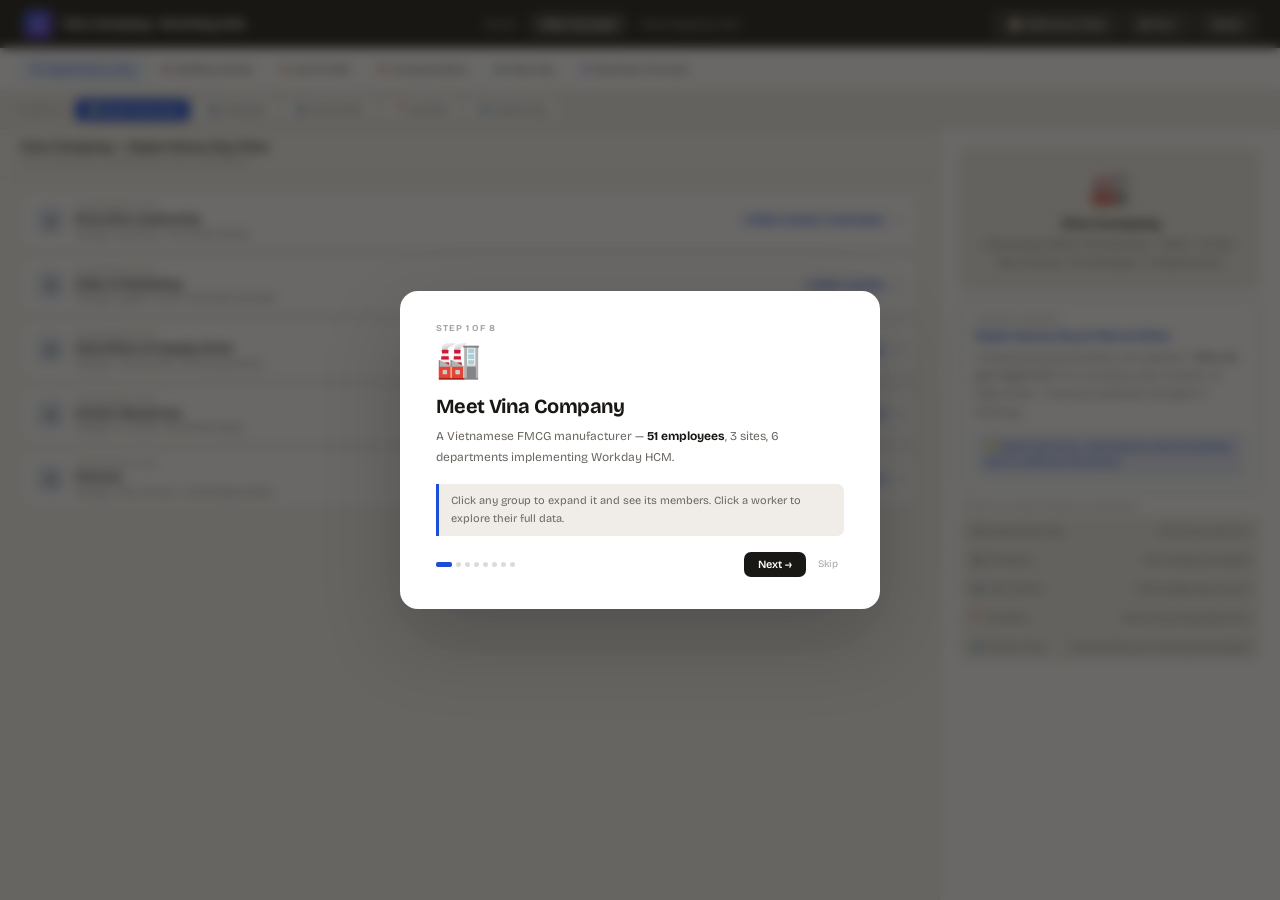
<file: playbook/index.html>
<!DOCTYPE html>
<html lang="en">
<head>
<meta charset="UTF-8"/>
<meta name="viewport" content="width=device-width, initial-scale=1.0"/>
<title>Main Concept — Vina Company Workday Hub</title>
<link href="https://fonts.googleapis.com/css2?family=Bricolage+Grotesque:opsz,wght@12..96,300;12..96,400;12..96,500;12..96,600;12..96,700&family=DM+Mono:wght@400;500&display=swap" rel="stylesheet"/>
<link rel="stylesheet" href="../assets/style.css"/>

<!-- Data files -->
<script src="data/reference.js"></script>
<script src="data/orgs.js"></script>
<script src="data/workers.js"></script>
<script src="data/concepts.js"></script>

<style>
html,body{height:100%;overflow:hidden;}
body{display:flex;flex-direction:column;}

/* CONCEPT TABS */
.concept-bar{display:flex;align-items:center;gap:3px;padding:0 20px;height:44px;background:var(--surface);border-bottom:2px solid var(--border);flex-shrink:0;overflow-x:auto;}
.concept-bar::-webkit-scrollbar{display:none;}
.ctab{display:flex;align-items:center;gap:6px;padding:5px 12px;border-radius:7px;font-size:11px;font-weight:600;cursor:pointer;border:1.5px solid transparent;transition:all .2s;white-space:nowrap;color:var(--text2);}
.ctab:hover{background:var(--surface2);}
.ctab-dot{width:6px;height:6px;border-radius:50%;}
.ctab[data-c="org"]  .ctab-dot{background:var(--c-org);}
.ctab[data-c="stf"]  .ctab-dot{background:var(--c-stf);}
.ctab[data-c="jp"]   .ctab-dot{background:var(--c-jp);}
.ctab[data-c="comp"] .ctab-dot{background:var(--c-comp);}
.ctab[data-c="sec"]  .ctab-dot{background:var(--c-sec);}
.ctab[data-c="bp"]   .ctab-dot{background:var(--c-bp);}
.ctab.active[data-c="org"] {color:var(--c-org);background:#EFF6FF;border-color:#BFDBFE;}
.ctab.active[data-c="stf"] {color:var(--c-stf);background:#FDF2F8;border-color:#FBCFE8;}
.ctab.active[data-c="jp"]  {color:var(--c-jp);background:#FFFBEB;border-color:#FDE68A;}
.ctab.active[data-c="comp"]{color:var(--c-comp);background:#FFF1F2;border-color:#FECDD3;}
.ctab.active[data-c="sec"] {color:var(--c-sec);background:#ECFDF5;border-color:#A7F3D0;}
.ctab.active[data-c="bp"]  {color:var(--c-bp);background:#F5F3FF;border-color:#DDD6FE;}

/* BODY */
.body-wrap{display:flex;flex:1;overflow:hidden;}

/* CHART PANE */
.chart-pane{flex:1;display:flex;flex-direction:column;overflow:hidden;}
.chart-header{padding:10px 20px 8px;flex-shrink:0;border-bottom:1px solid var(--border);}
.chart-title{font-size:13px;font-weight:700;color:var(--text);margin-bottom:1px;}
.chart-sub{font-size:10px;color:var(--text3);}
.chart-scroll{flex:1;overflow:auto;padding:14px 20px 20px;}

/* ORG TYPE SWITCHER */
.org-type-bar{display:flex;align-items:center;gap:4px;padding:7px 20px;background:var(--surface2);border-bottom:1px solid var(--border);flex-shrink:0;overflow-x:auto;}
.org-type-bar::-webkit-scrollbar{display:none;}
.ot-label{font-size:9px;font-weight:700;text-transform:uppercase;letter-spacing:.07em;color:var(--text3);margin-right:6px;white-space:nowrap;}
.otab{display:flex;align-items:center;gap:5px;padding:4px 11px;border-radius:6px;font-size:10px;font-weight:600;cursor:pointer;border:1px solid var(--border2);background:var(--surface);color:var(--text2);transition:all .15s;white-space:nowrap;}
.otab:hover{border-color:var(--c-org);color:var(--c-org);}
.otab.active{background:var(--c-org);color:#fff;border-color:var(--c-org);}
.ot-teach{display:none;padding:7px 20px;background:#EFF6FF;border-bottom:1px solid #BFDBFE;font-size:11px;color:#1e40af;line-height:1.6;}
.ot-teach.show{display:block;}
.ot-teach strong{color:#1D4ED8;}

/* ORG CHART */
.oc-wrap{display:flex;flex-direction:column;gap:6px;min-width:480px;}

/* GROUP BOX */
.og-box{border-radius:10px;border:1.5px solid var(--border2);background:var(--surface);overflow:hidden;transition:all .2s;}
.og-box.expanded{border-color:var(--active-color,var(--c-org));box-shadow:0 4px 16px rgba(0,0,0,0.08);}
.og-header{display:flex;align-items:center;justify-content:space-between;padding:10px 14px;cursor:pointer;transition:background .15s;gap:10px;}
.og-header:hover{background:var(--surface2);}
.og-box.expanded .og-header{background:color-mix(in srgb,var(--active-color,var(--c-org)) 6%,white);border-bottom:1px solid color-mix(in srgb,var(--active-color,var(--c-org)) 20%,transparent);}
.og-left{display:flex;align-items:center;gap:10px;flex:1;min-width:0;}
.og-icon{width:30px;height:30px;border-radius:7px;display:flex;align-items:center;justify-content:center;font-size:14px;flex-shrink:0;}
.og-info{flex:1;min-width:0;}
.og-type{font-size:8px;font-weight:700;text-transform:uppercase;letter-spacing:.07em;color:var(--text3);margin-bottom:1px;}
.og-name{font-size:12px;font-weight:700;color:var(--text);line-height:1.3;}
.og-meta{font-size:9px;color:var(--text2);margin-top:1px;}
.og-right{display:flex;align-items:center;gap:8px;flex-shrink:0;}
.og-badge{display:inline-flex;align-items:center;gap:4px;padding:2px 8px;border-radius:20px;font-size:9px;font-weight:700;}
.og-arrow{font-size:11px;color:var(--text3);transition:transform .2s;}
.og-box.expanded .og-arrow{transform:rotate(180deg);}
.og-workers{display:none;padding:10px 14px 14px;}
.og-box.expanded .og-workers{display:block;}
.og-workers-grid{display:flex;flex-wrap:wrap;gap:7px;margin-top:8px;}

/* SUB GROUP */
.sub-og-box{margin-bottom:6px;border-radius:8px;border:1.5px solid var(--border2);background:var(--surface2);overflow:hidden;}
.sub-og-box.expanded{border-color:var(--active-color,var(--c-org));}
.sub-og-header{display:flex;align-items:center;justify-content:space-between;padding:8px 12px;cursor:pointer;gap:8px;}
.sub-og-header:hover{background:color-mix(in srgb,var(--active-color,var(--c-org)) 5%,white);}
.sub-og-box.expanded .sub-og-header{background:color-mix(in srgb,var(--active-color,var(--c-org)) 8%,white);border-bottom:1px solid var(--border);}
.sub-og-left{flex:1;}
.sub-og-name{font-size:11px;font-weight:700;}
.sub-og-meta{font-size:9px;color:var(--text2);margin-top:1px;}
.sub-og-arrow{font-size:10px;color:var(--text3);transition:transform .2s;flex-shrink:0;}
.sub-og-box.expanded .sub-og-arrow{transform:rotate(180deg);}
.sub-og-workers{display:none;padding:8px 12px 12px;}
.sub-og-box.expanded .sub-og-workers{display:block;}
.sub-og-grid{display:flex;flex-wrap:wrap;gap:6px;margin-top:6px;}
.sub-section-label{font-size:9px;font-weight:700;text-transform:uppercase;letter-spacing:.07em;color:var(--text3);margin-bottom:6px;margin-top:10px;padding-left:2px;}

/* WORKER CARD */
.wkr-card{border:1.5px solid var(--border2);border-radius:8px;padding:8px 10px;background:var(--surface);cursor:pointer;transition:all .2s;min-width:138px;max-width:165px;flex-shrink:0;}
.wkr-card:hover{border-color:var(--active-color,var(--c-org));box-shadow:0 2px 8px rgba(0,0,0,0.07);}
.wkr-card.selected{border-color:var(--active-color,var(--c-org));box-shadow:0 0 0 2px color-mix(in srgb,var(--active-color,var(--c-org)) 20%,transparent);}
.wkr-card.vacant{border-style:dashed;opacity:0.65;}
.wc-type{font-size:8px;font-weight:700;text-transform:uppercase;letter-spacing:.07em;color:var(--text3);margin-bottom:2px;}
.wc-name{font-size:11px;font-weight:700;line-height:1.3;margin-bottom:2px;}
.wc-role{font-size:9px;color:var(--text2);line-height:1.35;}
.wc-badge{display:inline-flex;margin-top:4px;padding:1px 6px;border-radius:20px;font-size:8px;font-weight:700;}

/* DIVIDER */
.divider{width:1px;background:var(--border);flex-shrink:0;}

/* DETAIL PANE */
.detail-pane{width:340px;flex-shrink:0;display:flex;flex-direction:column;overflow:hidden;background:var(--surface);}
.detail-scroll{flex:1;overflow-y:auto;padding:20px;}
.dp-welcome-hero{background:var(--surface2);border-radius:10px;padding:18px;text-align:center;border:1px solid var(--border);margin-bottom:10px;}
.hw-icon{font-size:32px;margin-bottom:8px;}
.dp-welcome-hero h2{font-size:14px;font-weight:700;margin-bottom:4px;}
.dp-welcome-hero p{font-size:11px;color:var(--text2);line-height:1.6;}
.concept-intro-card{border-radius:9px;padding:14px;border:1.5px solid var(--border);margin-bottom:10px;}
.cic-label{font-size:8px;font-weight:700;text-transform:uppercase;letter-spacing:.08em;color:var(--text3);margin-bottom:4px;}
.cic-title{font-size:13px;font-weight:700;margin-bottom:5px;}
.cic-body{font-size:11px;color:var(--text2);line-height:1.65;}
.cic-takeaway{margin-top:10px;padding:8px 10px;border-radius:6px;font-size:10px;font-weight:600;line-height:1.5;}
.dp-node{display:none;}
.dp-back{display:flex;align-items:center;gap:5px;font-size:10px;color:var(--text2);cursor:pointer;margin-bottom:12px;padding:5px 9px;border-radius:6px;border:1px solid var(--border);width:fit-content;transition:all .15s;}
.dp-back:hover{background:var(--surface2);}
.dp-badge{display:inline-flex;align-items:center;gap:5px;padding:3px 9px;border-radius:20px;font-size:9px;font-weight:700;letter-spacing:.05em;text-transform:uppercase;margin-bottom:8px;}
.dp-name{font-size:18px;font-weight:700;letter-spacing:-.03em;margin-bottom:3px;line-height:1.2;}
.dp-analogy{font-size:11px;color:var(--text2);line-height:1.65;padding:8px 10px;background:var(--surface2);border-radius:7px;border-left:3px solid var(--border2);margin-bottom:14px;}
.dp-section{margin-bottom:14px;}
.dp-section-title{font-size:8px;font-weight:700;text-transform:uppercase;letter-spacing:.08em;color:var(--text3);margin-bottom:6px;}
.data-row{display:flex;justify-content:space-between;align-items:flex-start;padding:5px 0;border-bottom:1px solid var(--border);gap:10px;}
.data-row:last-child{border-bottom:none;}
.dr-label{font-size:10px;color:var(--text2);flex-shrink:0;}
.dr-value{font-size:10px;font-weight:600;text-align:right;line-height:1.4;}
.dr-value.mono{font-family:var(--mono);font-size:9px;}
.comp-item{display:flex;justify-content:space-between;align-items:center;padding:6px 10px;background:var(--surface2);border-radius:5px;margin-bottom:3px;border:1px solid var(--border);}
.ci-label{font-size:10px;color:var(--text2);}
.ci-value{font-size:10px;font-weight:700;font-family:var(--mono);}
.concept-link{display:flex;align-items:center;gap:8px;padding:8px 10px;border-radius:7px;border:1.5px solid var(--border);margin-bottom:5px;cursor:pointer;transition:all .15s;}
.concept-link:hover{border-color:var(--lc);background:color-mix(in srgb,var(--lc) 5%,white);}
.cl-dot{width:7px;height:7px;border-radius:50%;background:var(--lc);flex-shrink:0;}
.cl-body{flex:1;}
.cl-title{font-size:11px;font-weight:600;color:var(--lc);}
.cl-desc{font-size:9px;color:var(--text2);margin-top:1px;line-height:1.4;}

/* SEC MATRIX */
.sec-matrix{border:1px solid var(--border);border-radius:7px;overflow:hidden;font-size:9px;}
.sm-header{display:grid;grid-template-columns:110px repeat(4,1fr);background:var(--surface2);border-bottom:1px solid var(--border);}
.sm-cell{padding:5px 6px;font-weight:700;text-align:center;border-right:1px solid var(--border);}
.sm-cell:last-child{border-right:none;}
.sm-row{display:grid;grid-template-columns:110px repeat(4,1fr);border-bottom:1px solid var(--border);}
.sm-row:last-child{border-bottom:none;}
.sm-access{display:flex;align-items:center;justify-content:center;padding:5px;}
.sm-yes{color:#059669;font-size:12px;}
.sm-part{color:#D97706;font-size:9px;font-weight:700;}
.sm-no{color:#DC2626;font-size:12px;}

/* BP */
.bp-step{display:flex;gap:8px;margin-bottom:8px;}
.bp-num{width:20px;height:20px;border-radius:50%;background:var(--c-bp);color:#fff;font-size:9px;font-weight:700;display:flex;align-items:center;justify-content:center;flex-shrink:0;margin-top:1px;}
.bp-title{font-size:11px;font-weight:600;margin-bottom:1px;}
.bp-desc{font-size:10px;color:var(--text2);line-height:1.5;}
.bp-warn{background:#FFFBEB;border:1px solid #FDE68A;border-radius:7px;padding:8px 10px;font-size:10px;color:#92400E;line-height:1.55;margin-top:6px;}

/* STF */
.stf-card{border:1.5px solid var(--border);border-radius:7px;padding:10px;margin-bottom:7px;}
.stf-card.rec{border-color:var(--c-stf);background:color-mix(in srgb,var(--c-stf) 4%,white);}
.stf-header{display:flex;align-items:center;justify-content:space-between;margin-bottom:5px;}
.stf-title{font-size:11px;font-weight:700;}
.stf-badge{font-size:8px;font-weight:700;padding:2px 7px;border-radius:20px;background:var(--c-stf);color:#fff;}
.stf-desc{font-size:10px;color:var(--text2);line-height:1.55;}

/* LEGEND */
.legend-wrap{display:flex;flex-wrap:wrap;gap:6px;margin-top:8px;}
.legend-item{display:flex;align-items:center;gap:5px;font-size:9px;color:var(--text2);}
.legend-dot{width:8px;height:8px;border-radius:50%;flex-shrink:0;}

/* DRAWER */
.drawer-overlay{position:fixed;inset:0;background:rgba(0,0,0,0.3);z-index:400;display:none;}
.drawer-overlay.open{display:block;}
.drawer{position:fixed;top:0;right:0;bottom:0;width:640px;max-width:95vw;background:var(--surface);border-left:1px solid var(--border);z-index:401;display:flex;flex-direction:column;transform:translateX(100%);transition:transform .3s cubic-bezier(.4,0,.2,1);}
.drawer.open{transform:translateX(0);}
.drawer-header{display:flex;align-items:center;justify-content:space-between;padding:16px 20px;border-bottom:1px solid var(--border);flex-shrink:0;}
.drawer-title{font-size:15px;font-weight:700;letter-spacing:-.02em;}
.drawer-close{background:var(--surface2);border:1px solid var(--border);border-radius:6px;width:28px;height:28px;display:flex;align-items:center;justify-content:center;cursor:pointer;font-size:14px;color:var(--text2);}
.drawer-tabs{display:flex;gap:4px;padding:12px 20px;border-bottom:1px solid var(--border);flex-shrink:0;}
.dtab{padding:5px 12px;border-radius:6px;font-size:11px;font-weight:600;cursor:pointer;border:1px solid transparent;color:var(--text2);transition:all .15s;}
.dtab:hover{background:var(--surface2);}
.dtab.active{background:var(--surface2);border-color:var(--border2);color:var(--text);}
.drawer-content{flex:1;overflow-y:auto;padding:16px 20px;}
.ml-table{width:100%;border-collapse:collapse;font-size:11px;}
.ml-table th{text-align:left;padding:7px 10px;background:var(--surface2);border-bottom:1px solid var(--border);font-size:9px;font-weight:700;text-transform:uppercase;letter-spacing:.06em;color:var(--text3);}
.ml-table td{padding:7px 10px;border-bottom:1px solid var(--border);vertical-align:top;}
.ml-table tr:last-child td{border-bottom:none;}
.ml-table tr:hover td{background:var(--surface2);}
.ml-mono{font-family:var(--mono);font-size:9px;color:var(--text2);}
.ml-badge{display:inline-flex;padding:1px 7px;border-radius:20px;font-size:8px;font-weight:700;}
.ml-section{margin-bottom:20px;}
.ml-section-title{font-size:11px;font-weight:700;padding:8px 10px;background:var(--surface2);border-radius:6px;margin-bottom:8px;border:1px solid var(--border);}

/* BREADCRUMB */
.breadcrumb{display:none;align-items:center;gap:5px;font-size:10px;color:var(--text2);padding:6px 20px;background:var(--surface2);border-bottom:1px solid var(--border);flex-shrink:0;}
.bc-link{cursor:pointer;}
.bc-link:hover{color:var(--text);}
.bc-sep{color:var(--text3);}
.bc-cur{font-weight:600;color:var(--text);}

/* STORY */
.story-overlay{position:fixed;inset:0;background:rgba(26,24,20,0.65);z-index:500;display:none;align-items:center;justify-content:center;backdrop-filter:blur(6px);}
.story-card{background:var(--surface);border-radius:18px;padding:32px 36px;width:480px;max-width:92vw;box-shadow:0 32px 80px rgba(0,0,0,0.2);animation:popIn .32s cubic-bezier(.34,1.56,.64,1);}
@keyframes popIn{from{opacity:0;transform:scale(.92) translateY(14px);}to{opacity:1;transform:scale(1) translateY(0);}}
.sc-step{font-size:9px;font-weight:700;letter-spacing:.1em;text-transform:uppercase;color:var(--text3);margin-bottom:6px;}
.sc-icon{font-size:36px;display:block;margin-bottom:12px;}
.sc-title{font-size:20px;font-weight:700;letter-spacing:-.03em;margin-bottom:8px;line-height:1.2;}
.sc-body{font-size:12px;color:var(--text2);line-height:1.75;margin-bottom:16px;}
.sc-body strong{color:var(--text);}
.sc-hl{background:var(--surface2);border-left:3px solid var(--c-org);border-radius:0 7px 7px 0;padding:8px 12px;font-size:11px;color:var(--text2);margin-bottom:16px;line-height:1.6;}
.sc-footer{display:flex;align-items:center;justify-content:space-between;}
.sc-dots{display:flex;gap:4px;}
.sc-dot{width:5px;height:5px;border-radius:50%;background:var(--border2);transition:all .2s;}
.sc-dot.active{width:16px;border-radius:2px;background:var(--c-org);}
.sc-actions{display:flex;gap:6px;align-items:center;}
.btn{padding:6px 14px;border-radius:7px;font-family:var(--font);font-size:11px;font-weight:600;cursor:pointer;border:none;transition:all .15s;}
.btn-outline{background:transparent;border:1px solid var(--border2);color:var(--text2);}
.btn-outline:hover{background:var(--surface2);}
.btn-dark{background:var(--text);color:#fff;}
.btn-dark:hover{background:#333;}
.btn-dim{background:none;border:none;color:var(--text3);font-size:10px;cursor:pointer;padding:4px 6px;font-family:var(--font);}
</style>
</head>
<body>

<script src="../assets/nav.js"></script>

<!-- CONCEPT TABS -->
<div class="concept-bar">
  <div class="ctab active" data-c="org"  onclick="switchConcept('org')"><div class="ctab-dot"></div>Supervisory Org</div>
  <div class="ctab"        data-c="stf"  onclick="switchConcept('stf')"><div class="ctab-dot"></div>Staffing Model</div>
  <div class="ctab"        data-c="jp"   onclick="switchConcept('jp')"><div class="ctab-dot"></div>Job Profile</div>
  <div class="ctab"        data-c="comp" onclick="switchConcept('comp')"><div class="ctab-dot"></div>Compensation</div>
  <div class="ctab"        data-c="sec"  onclick="switchConcept('sec')"><div class="ctab-dot"></div>Security</div>
  <div class="ctab"        data-c="bp"   onclick="switchConcept('bp')"><div class="ctab-dot"></div>Business Process</div>
</div>

<!-- ORG TYPE SWITCHER -->
<div id="org-type-bar" class="org-type-bar">
  <span class="ot-label">View by:</span>
  <div class="otab active" data-ot="sup"     onclick="switchOrgType('sup')">🏢 Supervisory Org</div>
  <div class="otab"        data-ot="company" onclick="switchOrgType('company')">🏛️ Company</div>
  <div class="otab"        data-ot="cc"      onclick="switchOrgType('cc')">🏦 Cost Center</div>
  <div class="otab"        data-ot="loc"     onclick="switchOrgType('loc')">📍 Location</div>
  <div class="otab"        data-ot="custom"  onclick="switchOrgType('custom')">⚙️ Custom Org</div>
</div>
<div class="ot-teach" id="ot-teach"></div>

<!-- BREADCRUMB -->
<div class="breadcrumb" id="breadcrumb">
  <span class="bc-link" onclick="hideDetail()">🏠 Overview</span>
  <span class="bc-sep">›</span>
  <span class="bc-cur" id="bc-cur"></span>
</div>

<!-- BODY -->
<div class="body-wrap">
  <div class="chart-pane">
    <div class="chart-header">
      <div class="chart-title" id="chart-title">Vina Company — Supervisory Org View</div>
      <div class="chart-sub"  id="chart-sub">Click any group to expand and see its members</div>
    </div>
    <div class="chart-scroll"><div class="oc-wrap" id="oc-wrap"></div></div>
  </div>
  <div class="divider"></div>
  <div class="detail-pane">
    <div class="detail-scroll" id="detail-scroll">
      <div id="dp-welcome">
        <div class="dp-welcome-hero">
          <div class="hw-icon">🏭</div>
          <h2>Vina Company</h2>
          <p>Vietnamese FMCG manufacturer · HCMC · Hà Nội · Bình Dương · 51 employees · 6 departments</p>
        </div>
        <div id="concept-intro-area"></div>
      </div>
      <div id="dp-node" class="dp-node"></div>
    </div>
  </div>
</div>

<!-- DRAWER -->
<div class="drawer-overlay" id="drawer-overlay" onclick="closeDrawer()"></div>
<div class="drawer" id="drawer">
  <div class="drawer-header">
    <div class="drawer-title">📋 Reference Data — Vina Company</div>
    <div class="drawer-close" onclick="closeDrawer()">✕</div>
  </div>
  <div class="drawer-tabs">
    <div class="dtab active" data-dt="loc" onclick="switchDrawerTab('loc')">📍 Locations</div>
    <div class="dtab" data-dt="cc" onclick="switchDrawerTab('cc')">🏦 Cost Centers</div>
    <div class="dtab" data-dt="jp" onclick="switchDrawerTab('jp')">📄 Job Profiles</div>
  </div>
  <div class="drawer-content" id="drawer-content"></div>
</div>

<!-- STORY -->
<div class="story-overlay" id="story-overlay" style="display:none;">
  <div class="story-card" id="story-card"></div>
</div>

<!-- TOP-RIGHT ACTIONS (injected after nav) -->
<script>
// Inject action buttons into nav right side
document.addEventListener('DOMContentLoaded', () => {
  const nav = document.getElementById('hub-nav');
  if (nav) {
    const actions = document.createElement('div');
    actions.style.cssText = 'display:flex;gap:6px;margin-left:12px;';
    actions.innerHTML = `
      <button class="hub-btn hub-btn-ghost" onclick="openDrawer()">📋 Reference Data</button>
      <button class="hub-btn hub-btn-ghost" onclick="startStory()">▶ Tour</button>
      <button class="hub-btn hub-btn-ghost" onclick="resetAll()">Reset</button>`;
    nav.appendChild(actions);
  }
});
</script>

<script>
// ═══════════════════════════════════════════════════
// STATE
// ═══════════════════════════════════════════════════
let currentConcept = 'org';
let currentOrgType = 'sup';
let expandedGroupId = null;
let expandedSubGroupId = null;
let selectedWkrId = null;
let drawerTab = 'loc';

// ═══════════════════════════════════════════════════
// HELPERS
// ═══════════════════════════════════════════════════
function fmtVND(n){if(n===null||n===undefined)return'—';return n.toLocaleString('vi-VN')+'₫';}
function fmtUSD(n){if(n===null||n===undefined)return'—';return'$'+n.toLocaleString();}
function fmt(n,c){return c==='USD'?fmtUSD(n):fmtVND(n);}
function fmtDate(d){if(!d)return'—';const[y,m,day]=d.split('-');return`${day}/${m}/${y}`;}
function gradeColor(g){return(COMP_GRADES[g]||{}).color||'#888';}
function secColor(r){return(SEC_ROLES[r]||{}).color||'#888';}
function jfColor(g){return JFG_COLORS[g]||'#888';}
function locName(id){return(LOCATIONS.find(l=>l.id===id)||{}).name||id;}
function orgName(id){return(ORGS.find(o=>o.id===id)||{}).name||id;}
function activeColor(){return CONCEPTS[currentConcept]?.activeColor||'#1D4ED8';}

// ═══════════════════════════════════════════════════
// GROUPS
// ═══════════════════════════════════════════════════
function getGroups(type){
  if(type==='sup'){
    return ORGS.filter(o=>o.level===0||o.level===1).map(o=>{
      const direct=WORKERS.filter(w=>w.org===o.id);
      const subs=ORGS.filter(s=>s.parent===o.id);
      return{id:o.id,icon:'🏢',label:'Supervisory Org',name:o.name,
        meta:`Manager: ${o.manager} · ${locName(o.loc)}`,
        badgeText:`${direct.filter(w=>!w.vacant).length} filled · ${direct.filter(w=>w.vacant).length} vacant${subs.length?` · ${subs.length} sub-teams`:''}`,
        badgeColor:'#1D4ED8',workers:direct,
        subGroups:subs.map(s=>({id:s.id,name:`🏢 ${s.name}`,meta:`Manager: ${s.manager}`,
          badge:`${WORKERS.filter(w=>w.org===s.id&&!w.vacant).length} filled · ${WORKERS.filter(w=>w.org===s.id&&w.vacant).length} vacant`,
          workers:WORKERS.filter(w=>w.org===s.id)}))};
    });
  }
  if(type==='company'){
    return[{id:'vina-ltd',icon:'🏛️',label:'Legal Entity',name:'Vina Company Ltd.',
      meta:'Vietnam · All departments',
      badgeText:`${WORKERS.filter(w=>!w.vacant).length} employees · ${WORKERS.filter(w=>w.vacant).length} vacant`,
      badgeColor:'#7C3AED',workers:WORKERS,subGroups:[]}];
  }
  if(type==='cc'){
    const hiers=['Corporate','Commercial','Manufacturing'];
    const colors={'Corporate':'#7C3AED','Commercial':'#059669','Manufacturing':'#D97706'};
    return hiers.map(h=>{
      const ccs=COST_CENTERS.filter(c=>c.hier===h);
      const allWkrs=WORKERS.filter(w=>ccs.some(c=>c.id===w.cc));
      return{id:'hier-'+h.toLowerCase(),icon:'🏦',label:'Cost Center Hierarchy',name:h,
        meta:`${ccs.length} cost centers`,
        badgeText:`${allWkrs.filter(w=>!w.vacant).length} employees`,
        badgeColor:colors[h],workers:[],
        subGroups:ccs.map(cc=>{
          const wkrs=WORKERS.filter(w=>w.cc===cc.id);
          return{id:cc.id,name:`🏦 ${cc.name}`,meta:`${cc.id} · ${cc.currency}`,
            badge:`${wkrs.filter(w=>!w.vacant).length} filled · ${wkrs.filter(w=>w.vacant).length} vacant`,
            workers:wkrs};
        })};
    });
  }
  if(type==='loc'){
    return LOCATIONS.map(l=>{
      const wkrs=WORKERS.filter(w=>w.loc===l.id);
      return{id:l.id,icon:'📍',label:`Location · ${l.hier}`,name:l.name,
        meta:`${l.country} · ${l.tz} · Hierarchy: ${l.hier}`,
        badgeText:`${wkrs.filter(w=>!w.vacant).length} employees`,
        badgeColor:'#0891B2',workers:wkrs,subGroups:[]};
    });
  }
  if(type==='custom'){
    return[
      {id:'blue',icon:'🔵',label:'Custom Org',name:'Blue Collar',
        meta:'Production & Warehouse · Shift workers',
        badgeText:`${WORKERS.filter(w=>w.collar==='blue'&&!w.vacant).length} members · ${WORKERS.filter(w=>w.collar==='blue'&&w.vacant).length} vacant`,
        badgeColor:'#0891B2',workers:WORKERS.filter(w=>w.collar==='blue'),subGroups:[]},
      {id:'white',icon:'⚪',label:'Custom Org',name:'White Collar',
        meta:'Office-based · Salaried',
        badgeText:`${WORKERS.filter(w=>w.collar==='white'&&!w.vacant).length} members · ${WORKERS.filter(w=>w.collar==='white'&&w.vacant).length} vacant`,
        badgeColor:'#6B6660',workers:WORKERS.filter(w=>w.collar==='white'),subGroups:[]},
    ];
  }
  return[];
}

// ═══════════════════════════════════════════════════
// BUILD CHART
// ═══════════════════════════════════════════════════
function buildChart(){
  const wrap=document.getElementById('oc-wrap');
  wrap.innerHTML='';
  const ac=activeColor();
  wrap.style.setProperty('--active-color',ac);
  getGroups(currentOrgType).forEach(g=>wrap.appendChild(makeGroupBox(g,ac)));
}

function makeGroupBox(g,ac){
  const isExp=expandedGroupId===g.id;
  const box=document.createElement('div');
  box.className='og-box'+(isExp?' expanded':'');
  box.id='ogbox-'+g.id;
  box.style.setProperty('--active-color',ac);
  const hdr=document.createElement('div');
  hdr.className='og-header';
  hdr.innerHTML=`
    <div class="og-left">
      <div class="og-icon" style="background:color-mix(in srgb,${g.badgeColor} 12%,white);">${g.icon}</div>
      <div class="og-info">
        <div class="og-type">${g.label}</div>
        <div class="og-name">${g.name}</div>
        <div class="og-meta">${g.meta}</div>
      </div>
    </div>
    <div class="og-right">
      <span class="og-badge" style="background:color-mix(in srgb,${g.badgeColor} 12%,white);color:${g.badgeColor};">${g.badgeText}</span>
      <span class="og-arrow">▾</span>
    </div>`;
  hdr.addEventListener('click',()=>toggleGroup(g.id));
  box.appendChild(hdr);
  const body=document.createElement('div');
  body.className='og-workers';
  if(g.workers.length>0){
    const grid=document.createElement('div');
    grid.className='og-workers-grid';
    g.workers.forEach(w=>grid.appendChild(makeWorkerCard(w,ac)));
    body.appendChild(grid);
  }
  if(g.subGroups&&g.subGroups.length>0){
    const lbl=document.createElement('div');
    lbl.className='sub-section-label';
    lbl.textContent=currentOrgType==='sup'?`Sub-teams (${g.subGroups.length})`:`Cost Centers (${g.subGroups.length})`;
    body.appendChild(lbl);
    g.subGroups.forEach(s=>body.appendChild(makeSubGroupBox(s,ac)));
  }
  box.appendChild(body);
  return box;
}

function makeSubGroupBox(s,ac){
  const isExp=expandedSubGroupId===s.id;
  const box=document.createElement('div');
  box.className='sub-og-box'+(isExp?' expanded':'');
  box.id='subogbox-'+s.id;
  box.style.setProperty('--active-color',ac);
  const hdr=document.createElement('div');
  hdr.className='sub-og-header';
  hdr.innerHTML=`
    <div class="sub-og-left">
      <div class="sub-og-name">${s.name}</div>
      <div class="sub-og-meta">${s.meta} · ${s.badge}</div>
    </div>
    <span class="sub-og-arrow">▾</span>`;
  hdr.addEventListener('click',e=>{e.stopPropagation();toggleSubGroup(s.id);});
  box.appendChild(hdr);
  const body=document.createElement('div');
  body.className='sub-og-workers';
  const grid=document.createElement('div');
  grid.className='sub-og-grid';
  s.workers.forEach(w=>grid.appendChild(makeWorkerCard(w,ac)));
  body.appendChild(grid);
  box.appendChild(body);
  return box;
}

function makeWorkerCard(w,ac){
  const jp=JOB_PROFILES[w.jp]||{};
  const card=document.createElement('div');
  card.className='wkr-card'+(w.vacant?' vacant':'')+(selectedWkrId===w.id?' selected':'');
  card.id='wcard-'+w.id;
  card.style.setProperty('--active-color',ac||activeColor());
  let badge='';
  const c=currentConcept;
  if(c==='stf')       badge=w.vacant?`<span class="wc-badge" style="background:#f5f5f5;color:#888;">Vacant</span>`:`<span class="wc-badge" style="background:#ECFDF5;color:#059669;">Filled</span>`;
  else if(c==='jp')   badge=`<span class="wc-badge" style="background:${jfColor(jp.group)}18;color:${jfColor(jp.group)};">${jp.group||'—'}</span>`;
  else if(c==='comp') badge=`<span class="wc-badge" style="background:${gradeColor(w.grade)}18;color:${gradeColor(w.grade)};">${w.grade}</span>`;
  else if(c==='sec'&&!w.vacant) badge=`<span class="wc-badge" style="background:${secColor(w.sec)}18;color:${secColor(w.sec)};">${w.sec||'—'}</span>`;
  else                badge=`<span class="wc-badge" style="background:${gradeColor(w.grade)}18;color:${gradeColor(w.grade)};">${w.grade}</span>`;
  const subLine=c==='jp'
    ?`<div class="wc-role" style="color:${jfColor(jp.group)};font-weight:600;">${jp.name||w.posTitle}</div>`
    :`<div class="wc-role">${w.posTitle}</div>`;
  card.innerHTML=`
    <div class="wc-type">${w.vacant?'Vacant Position':'Worker'}</div>
    <div class="wc-name" style="color:${w.vacant?'var(--text3)':'var(--text)'};">${w.vacant?w.posTitle:w.name}</div>
    ${subLine}${badge}`;
  card.addEventListener('click',e=>{e.stopPropagation();selectWorker(w.id);});
  return card;
}

// ═══════════════════════════════════════════════════
// TOGGLE
// ═══════════════════════════════════════════════════
function toggleGroup(id){
  expandedGroupId=expandedGroupId===id?null:id;
  expandedSubGroupId=null;selectedWkrId=null;
  hideDetail();buildChart();
}
function toggleSubGroup(id){
  expandedSubGroupId=expandedSubGroupId===id?null:id;
  selectedWkrId=null;hideDetail();buildChart();
}

// ═══════════════════════════════════════════════════
// WORKER SELECTION
// ═══════════════════════════════════════════════════
function selectWorker(id){
  selectedWkrId=id;
  document.querySelectorAll('.wkr-card').forEach(c=>c.classList.remove('selected'));
  const card=document.getElementById('wcard-'+id);
  if(card)card.classList.add('selected');
  const w=WORKERS.find(x=>x.id===id);
  document.getElementById('bc-cur').textContent=w.vacant?w.posTitle:w.name;
  document.getElementById('breadcrumb').style.display='flex';
  document.getElementById('dp-welcome').style.display='none';
  document.getElementById('dp-node').style.display='block';
  renderWorkerDetail(w);
}

function hideDetail(){
  document.getElementById('breadcrumb').style.display='none';
  document.getElementById('dp-welcome').style.display='';
  document.getElementById('dp-node').style.display='none';
  renderConceptIntro();
}

// ═══════════════════════════════════════════════════
// WORKER DETAIL
// ═══════════════════════════════════════════════════
function renderWorkerDetail(w){
  const concept=CONCEPTS[currentConcept];
  const jp=JOB_PROFILES[w.jp]||{};
  const grade=COMP_GRADES[w.grade]||{};
  const secRole=SEC_ROLES[w.sec]||{};
  const jfc=jfColor(jp.group);
  document.getElementById('dp-node').innerHTML=`
    <div class="dp-back" onclick="hideDetail()">← Back</div>
    <div class="dp-badge" style="background:${w.vacant?'#f5f5f5':concept.bg};color:${w.vacant?'#888':concept.color};">
      ${w.vacant?'⬜ Vacant Position':'👤 Worker'}
    </div>
    <div class="dp-name">${w.vacant?w.posTitle:w.name}</div>
    <div class="dp-analogy">${w.vacant
      ?'This position is <strong>open and unfilled</strong>. The chair exists in Workday — visible for headcount planning.'
      :'The Worker record says <strong>who this person is</strong>. Their Position links them to org, role, and location.'
    }</div>
    ${!w.vacant?`
    <div class="dp-section">
      <div class="dp-section-title">Personal & Employment</div>
      <div class="data-row"><span class="dr-label">Worker ID</span><span class="dr-value mono">${w.id}</span></div>
      <div class="data-row"><span class="dr-label">Full Name</span><span class="dr-value">${w.name}</span></div>
      <div class="data-row"><span class="dr-label">Hire Date</span><span class="dr-value">${fmtDate(w.hire)}</span></div>
      <div class="data-row"><span class="dr-label">Worker Type</span><span class="dr-value">${w.expat?'Employee (Expat)':'Employee'}</span></div>
      <div class="data-row"><span class="dr-label">Hours/Week</span><span class="dr-value">${w.hrs} hrs</span></div>
      <div class="data-row"><span class="dr-label">Collar</span><span class="dr-value">${w.collar==='blue'?'🔵 Blue Collar':'⚪ White Collar'}</span></div>
    </div>`:''}
    <div class="dp-section">
      <div class="dp-section-title">Position</div>
      <div class="data-row"><span class="dr-label">Position ID</span><span class="dr-value mono">${w.pos}</span></div>
      <div class="data-row"><span class="dr-label">Title</span><span class="dr-value">${w.posTitle}</span></div>
      <div class="data-row"><span class="dr-label">Supervisory Org</span><span class="dr-value">${orgName(w.org)}</span></div>
      <div class="data-row"><span class="dr-label">Location</span><span class="dr-value">${locName(w.loc)}</span></div>
      <div class="data-row"><span class="dr-label">Cost Center</span><span class="dr-value mono">${w.cc}</span></div>
    </div>
    <div class="dp-section">
      <div class="dp-section-title">Job Profile — <span style="color:var(--c-jp);cursor:pointer;font-weight:normal;" onclick="switchConceptKeepWorker('jp')">view concept →</span></div>
      <div class="data-row"><span class="dr-label">Profile ID</span><span class="dr-value mono">${w.jp}</span></div>
      <div class="data-row"><span class="dr-label">Profile Name</span><span class="dr-value">${jp.name||'—'}</span></div>
      <div class="data-row"><span class="dr-label">Job Family Group</span><span class="dr-value" style="color:${jfc};font-weight:700;">${jp.group||'—'}</span></div>
      <div class="data-row"><span class="dr-label">Job Family</span><span class="dr-value">${jp.family||'—'}</span></div>
      <div class="data-row"><span class="dr-label">Level</span><span class="dr-value">${jp.level||'—'}</span></div>
      <div class="data-row"><span class="dr-label">Comp Grade</span><span class="dr-value" style="color:${gradeColor(w.grade)};font-weight:700;">${w.grade}</span></div>
    </div>
    ${!w.vacant?`
    <div class="dp-section">
      <div class="dp-section-title">Compensation — <span style="color:var(--c-comp);cursor:pointer;font-weight:normal;" onclick="switchConceptKeepWorker('comp')">view concept →</span></div>
      <div class="comp-item"><span class="ci-label">Base Salary / month</span><span class="ci-value">${fmt(w.base,w.cur)}</span></div>
      <div class="comp-item"><span class="ci-label">Tháng 13 (= 1 month base)</span><span class="ci-value">${fmt(w.base,w.cur)}</span></div>
      <div class="comp-item"><span class="ci-label">BHXH (Social Insurance)</span><span class="ci-value">${fmt(w.bhxh,w.cur)}</span></div>
      <div class="comp-item"><span class="ci-label">Phụ cấp (Allowances)</span><span class="ci-value">${fmt(w.phuCap,w.cur)}</span></div>
      <div class="comp-item"><span class="ci-label">Annual Performance Bonus</span><span class="ci-value">${fmt(w.bonus,w.cur)}</span></div>
      <div class="comp-item" style="margin-top:2px;">
        <span class="ci-label" style="font-weight:700;">Comp Grade</span>
        <span class="ci-value" style="color:${gradeColor(w.grade)};">${grade.label||w.grade}</span>
      </div>
      <div style="font-size:9px;color:var(--text2);padding:5px 8px;background:var(--surface2);border-radius:5px;margin-top:2px;">
        Band: ${w.cur==='USD'?fmtUSD(grade.min_usd)+' — '+fmtUSD(grade.max_usd):fmtVND(grade.min_vnd)+' — '+fmtVND(grade.max_vnd)}
      </div>
    </div>
    <div class="dp-section">
      <div class="dp-section-title">Security — <span style="color:var(--c-sec);cursor:pointer;font-weight:normal;" onclick="switchConceptKeepWorker('sec')">view concept →</span></div>
      <div class="data-row"><span class="dr-label">Security Role</span><span class="dr-value" style="color:${secColor(w.sec)};font-weight:700;">${w.sec||'—'}</span></div>
      <div class="data-row"><span class="dr-label">Org Scope</span><span class="dr-value">${orgName(w.org)}</span></div>
    </div>`:''}
    ${renderConceptLinks(CONCEPTS[currentConcept])}`;
}

function renderConceptLinks(concept){
  if(!concept.links||!concept.links.length)return'';
  return`<div class="dp-section">
    <div class="dp-section-title">Explore related concepts</div>
    ${concept.links.map(l=>`
      <div class="concept-link" style="--lc:${CONCEPTS[l.c].color};" onclick="switchConceptKeepWorker('${l.c}')">
        <div class="cl-dot"></div>
        <div class="cl-body"><div class="cl-title">${CONCEPTS[l.c].label}</div><div class="cl-desc">${l.desc}</div></div>
        <span style="font-size:11px;color:var(--text3);">→</span>
      </div>`).join('')}
  </div>`;
}

// ═══════════════════════════════════════════════════
// CONCEPT SWITCHING
// ═══════════════════════════════════════════════════
function switchConcept(c){
  currentConcept=c;
  document.querySelectorAll('.ctab').forEach(t=>t.classList.toggle('active',t.dataset.c===c));
  const showSwitcher=(c==='org'||c==='jp'||c==='comp'||c==='bp');
  const snapToSup=(c==='stf'||c==='sec');
  document.getElementById('org-type-bar').style.display=showSwitcher?'flex':'none';
  document.getElementById('ot-teach').style.display=showSwitcher?'block':'none';
  if(snapToSup){
    currentOrgType='sup';
    document.querySelectorAll('.otab').forEach(o=>o.classList.toggle('active',o.dataset.ot==='sup'));
  }
  const concept=CONCEPTS[c];
  const teach=ORG_TYPE_TEACH[currentOrgType];
  document.getElementById('chart-title').textContent=
    snapToSup?'Vina Company — Supervisory Org View':
    showSwitcher?`Vina Company — ${teach?.title||'Organisation'} View`:
    `${concept.label} — Vina Company`;
  document.getElementById('chart-sub').textContent=
    c==='bp'?'Concept overview in the panel — no org view for Business Process':
    'Click any group to expand and see its members';
  expandedGroupId=null;expandedSubGroupId=null;
  buildChart();
  if(selectedWkrId){
    const w=WORKERS.find(x=>x.id===selectedWkrId);
    if(w){document.getElementById('dp-welcome').style.display='none';document.getElementById('dp-node').style.display='block';document.getElementById('breadcrumb').style.display='flex';renderWorkerDetail(w);}
  } else renderConceptIntro();
}

function switchOrgType(t){
  currentOrgType=t;
  expandedGroupId=null;expandedSubGroupId=null;selectedWkrId=null;
  document.querySelectorAll('.otab').forEach(o=>o.classList.toggle('active',o.dataset.ot===t));
  const teach=ORG_TYPE_TEACH[t];
  const el=document.getElementById('ot-teach');
  el.innerHTML=`<strong>${teach.title}:</strong> ${teach.msg}`;
  el.classList.add('show');
  document.getElementById('chart-title').textContent=`Vina Company — ${teach.title} View`;
  hideDetail();buildChart();
}

function switchConceptKeepWorker(c){
  const prevId=selectedWkrId;
  switchConcept(c);
  if(prevId){selectedWkrId=prevId;const w=WORKERS.find(x=>x.id===prevId);if(w){document.getElementById('dp-welcome').style.display='none';document.getElementById('dp-node').style.display='block';document.getElementById('breadcrumb').style.display='flex';document.getElementById('bc-cur').textContent=w.vacant?w.posTitle:w.name;renderWorkerDetail(w);}}
}

function resetAll(){
  expandedGroupId=null;expandedSubGroupId=null;selectedWkrId=null;
  buildChart();hideDetail();
}

// ═══════════════════════════════════════════════════
// CONCEPT INTRO
// ═══════════════════════════════════════════════════
function renderConceptIntro(){
  const c=CONCEPTS[currentConcept];
  let extra='';
  if(currentConcept==='org')  extra=renderOrgTypeSummary();
  if(currentConcept==='stf')  extra=renderStfCards();
  if(currentConcept==='jp')   extra=renderJPLegend();
  if(currentConcept==='comp') extra=renderCompLegend();
  if(currentConcept==='sec')  extra=renderSecMatrix();
  if(currentConcept==='bp')   extra=renderBPSteps();
  document.getElementById('concept-intro-area').innerHTML=`
    <div class="concept-intro-card" style="border-color:color-mix(in srgb,${c.color} 30%,var(--border));background:${c.bg};">
      <div class="cic-label">Current concept</div>
      <div class="cic-title" style="color:${c.color};">${c.label}</div>
      <div class="cic-body">${c.intro}</div>
      <div class="cic-takeaway" style="background:color-mix(in srgb,${c.color} 10%,white);color:${c.color};">${c.takeaway}</div>
    </div>${extra}`;
}

function renderOrgTypeSummary(){
  return`<div class="dp-section" style="margin-top:10px;"><div class="dp-section-title">5 ways to group people in Workday</div>
    ${[{icon:'🏢',n:'Supervisory Org',d:'Who do you report to?'},{icon:'🏛️',n:'Company',d:'Who employs you legally?'},
       {icon:'🏦',n:'Cost Center',d:'Which budget pays for you?'},{icon:'📍',n:'Location',d:'Where do you physically work?'},
       {icon:'⚙️',n:'Custom Org',d:'How else does your company group people?'}]
    .map(r=>`<div class="comp-item"><span class="ci-label">${r.icon} ${r.n}</span><span style="font-size:9px;color:var(--text2);">${r.d}</span></div>`).join('')}
  </div>`;
}
function renderStfCards(){
  return`<div class="dp-section" style="margin-top:10px;"><div class="dp-section-title">Choose your Staffing Model</div>
    <div class="stf-card rec"><div class="stf-header"><div class="stf-title">Position Management</div><div class="stf-badge">✓ Recommended</div></div><div class="stf-desc">Every seat is a defined Position. Workers hired into positions. Vacancies visible.</div></div>
    <div class="stf-card"><div class="stf-header"><div class="stf-title">Job Management</div></div><div class="stf-desc">Workers hired into Jobs directly. Simpler but no vacancy tracking. Not recommended for manufacturing.</div></div>
  </div>`;
}
function renderJPLegend(){
  return`<div class="dp-section" style="margin-top:10px;"><div class="dp-section-title">Job Family Groups</div>
    <div class="legend-wrap">${Object.entries(JFG_COLORS).map(([g,c])=>`<div class="legend-item"><div class="legend-dot" style="background:${c};"></div>${g}</div>`).join('')}</div>
  </div>`;
}
function renderCompLegend(){
  return`<div class="dp-section" style="margin-top:10px;"><div class="dp-section-title">Compensation Grades</div>
    ${Object.entries(COMP_GRADES).map(([g,d])=>`<div class="comp-item"><span class="ci-label" style="color:${d.color};font-weight:700;">${g}</span>
      <span style="font-size:9px;color:var(--text2);">${d.label.split('—')[1]?.trim()||''} · ${d.min_usd?'$'+d.min_usd.toLocaleString()+' – $'+d.max_usd.toLocaleString():fmtVND(d.min_vnd)+' – '+fmtVND(d.max_vnd)}</span></div>`).join('')}
  </div>`;
}
function renderSecMatrix(){
  return`<div class="dp-section" style="margin-top:10px;"><div class="dp-section-title">Security Role Matrix</div>
    <div class="sec-matrix">
      <div class="sm-header"><div class="sm-cell" style="text-align:left;">Action</div><div class="sm-cell" style="color:#DC2626;">Admin</div><div class="sm-cell" style="color:#1D4ED8;">HR Partner</div><div class="sm-cell" style="color:#059669;">Manager</div><div class="sm-cell" style="color:#6B6660;">Employee</div></div>
      ${[['View own profile','✓','✓','✓','✓'],['View team data','✓','✓','✓','✗'],['View all comp','✓','✓','✗','✗'],
         ['Edit worker data','✓','✓','~','✗'],['Approve hire','✓','✓','~','✗'],['Run org reports','✓','✓','~','✗'],['Configure setup','✓','✗','✗','✗']]
        .map(([a,ad,hr,mg,em])=>`<div class="sm-row"><div class="sm-cell" style="text-align:left;">${a}</div>
          <div class="sm-access"><span class="${ad==='✓'?'sm-yes':ad==='~'?'sm-part':'sm-no'}">${ad}</span></div>
          <div class="sm-access"><span class="${hr==='✓'?'sm-yes':hr==='~'?'sm-part':'sm-no'}">${hr}</span></div>
          <div class="sm-access"><span class="${mg==='✓'?'sm-yes':mg==='~'?'sm-part':'sm-no'}">${mg}</span></div>
          <div class="sm-access"><span class="${em==='✓'?'sm-yes':em==='~'?'sm-part':'sm-no'}">${em}</span></div></div>`).join('')}
    </div><div style="font-size:9px;color:var(--text3);margin-top:4px;">~ = Own team/data only</div>
  </div>`;
}
function renderBPSteps(){
  return`<div class="dp-section" style="margin-top:10px;"><div class="dp-section-title">Hire Approval — Streamlined (Recommended)</div>
    ${[['HR Partner initiates','Lê Thị Mai creates the hire request.'],['Department Head approves','e.g. Nguyễn Thị Hoa for Sales roles.'],['Worker hired','Position is filled, worker record created.']]
      .map(([t,d],i)=>`<div class="bp-step"><div class="bp-num">${i+1}</div><div><div class="bp-title">${t}</div><div class="bp-desc">${d}</div></div></div>`).join('')}
    <div class="bp-warn">⚠️ Avoid 4–5 approvers. <strong>Max 2 approvers</strong> per process recommended.</div>
  </div>`;
}

// ═══════════════════════════════════════════════════
// DRAWER
// ═══════════════════════════════════════════════════
function openDrawer(){document.getElementById('drawer-overlay').classList.add('open');document.getElementById('drawer').classList.add('open');renderDrawerContent();}
function closeDrawer(){document.getElementById('drawer-overlay').classList.remove('open');document.getElementById('drawer').classList.remove('open');}
function switchDrawerTab(t){drawerTab=t;document.querySelectorAll('.dtab').forEach(d=>d.classList.toggle('active',d.dataset.dt===t));renderDrawerContent();}
function renderDrawerContent(){
  const el=document.getElementById('drawer-content');
  if(drawerTab==='loc')el.innerHTML=`<div class="ml-section"><div class="ml-section-title">📍 Locations — Hierarchy: Vietnam</div>
    <table class="ml-table"><thead><tr><th>Location ID</th><th>Name</th><th>Country</th><th>Timezone</th><th>Hierarchy</th></tr></thead>
    <tbody>${LOCATIONS.map(l=>`<tr><td class="ml-mono">${l.id}</td><td style="font-weight:600;">${l.name}</td><td>${l.country}</td><td class="ml-mono">${l.tz}</td>
      <td><span class="ml-badge" style="background:#EFF6FF;color:#1D4ED8;">${l.hier}</span></td></tr>`).join('')}</tbody></table></div>`;
  else if(drawerTab==='cc'){
    const hiers=['Corporate','Commercial','Manufacturing'];
    const colors={'Corporate':'#7C3AED','Commercial':'#059669','Manufacturing':'#D97706'};
    el.innerHTML=hiers.map(h=>`<div class="ml-section"><div class="ml-section-title" style="color:${colors[h]};">🏦 ${h} Hierarchy</div>
      <table class="ml-table"><thead><tr><th>Cost Center ID</th><th>Name</th><th>Hierarchy</th><th>Currency</th></tr></thead>
      <tbody>${COST_CENTERS.filter(c=>c.hier===h).map(c=>`<tr><td class="ml-mono">${c.id}</td><td style="font-weight:600;">${c.name}</td>
        <td style="font-size:9px;color:${colors[h]};">› ${c.hier}</td><td class="ml-mono">${c.currency}</td></tr>`).join('')}</tbody></table></div>`).join('');
  } else {
    const groups=['Management','Corporate Functions','Commercial','Manufacturing'];
    el.innerHTML=groups.map(g=>{
      const profiles=Object.entries(JOB_PROFILES).filter(([,v])=>v.group===g);
      const color=jfColor(g);
      return`<div class="ml-section"><div class="ml-section-title" style="color:${color};">📄 ${g} (${profiles.length} profiles)</div>
        <table class="ml-table"><thead><tr><th>Profile ID</th><th>Name</th><th>Family</th><th>Level</th><th>Grade</th><th>#Pos</th></tr></thead>
        <tbody>${profiles.map(([id,p])=>{const cnt=WORKERS.filter(w=>w.jp===id&&!w.vacant).length;
          return`<tr><td class="ml-mono">${id}</td><td style="font-weight:600;">${p.name}</td>
            <td style="font-size:10px;color:var(--text2);">${p.family}</td><td style="font-size:10px;">${p.level}</td>
            <td><span class="ml-badge" style="background:${gradeColor(p.grade)}18;color:${gradeColor(p.grade)};">${p.grade}</span></td>
            <td style="text-align:center;font-weight:700;">${cnt}</td></tr>`;}).join('')}</tbody></table></div>`;
    }).join('');
  }
}

// ═══════════════════════════════════════════════════
// STORY
// ═══════════════════════════════════════════════════
let storyStep=0;
function startStory(){storyStep=0;document.getElementById('story-overlay').style.display='flex';renderStory();}
function renderStory(){
  const s=STORY[storyStep];const isLast=storyStep===STORY.length-1;
  if(s.c)switchConcept(s.c);
  if(s.ot)switchOrgType(s.ot);
  const dots=STORY.map((_,i)=>`<div class="sc-dot ${i===storyStep?'active':''}"></div>`).join('');
  document.getElementById('story-card').innerHTML=`
    <div class="sc-step">Step ${storyStep+1} of ${STORY.length}</div>
    <span class="sc-icon">${s.icon}</span>
    <div class="sc-title">${s.title}</div>
    <div class="sc-body">${s.body}</div>
    ${s.hl?`<div class="sc-hl">${s.hl}</div>`:''}
    <div class="sc-footer">
      <div class="sc-dots">${dots}</div>
      <div class="sc-actions">
        ${storyStep>0?`<button class="btn btn-outline" onclick="storyNav(-1)">← Back</button>`:''}
        ${isLast?`<button class="btn btn-dark" onclick="closeStory()">Start exploring →</button>`:`<button class="btn btn-dark" onclick="storyNav(1)">Next →</button>`}
        ${!isLast?`<button class="btn-dim" onclick="closeStory()">Skip</button>`:''}
      </div>
    </div>`;
}
function storyNav(d){storyStep=Math.max(0,Math.min(STORY.length-1,storyStep+d));renderStory();}
function closeStory(){document.getElementById('story-overlay').style.display='none';resetAll();}

// ═══════════════════════════════════════════════════
// INIT
// ═══════════════════════════════════════════════════
renderNav('playbook');
document.getElementById('org-type-bar').style.display='flex';
document.getElementById('ot-teach').style.display='none';
buildChart();
renderConceptIntro();
setTimeout(startStory,500);
</script>
</body>
</html>
</file>
<file: assets/style.css>
/* ═══════════════════════════════════════════
   VINA COMPANY — WORKDAY HUB
   Shared design tokens & nav styles
   ═══════════════════════════════════════════ */

:root {
  --bg: #F7F5F0;
  --surface: #FFFFFF;
  --surface2: #F0EDE8;
  --border: rgba(0,0,0,0.08);
  --border2: rgba(0,0,0,0.14);
  --text: #1A1814;
  --text2: #6B6660;
  --text3: #A8A4A0;
  --font: 'Bricolage Grotesque', sans-serif;
  --mono: 'DM Mono', monospace;

  /* Brand */
  --brand: #1D4ED8;
  --brand-bg: #EFF6FF;

  /* Concept colours */
  --c-org: #1D4ED8;
  --c-stf: #9D174D;
  --c-jp:  #B45309;
  --c-comp:#DC2626;
  --c-sec: #065F46;
  --c-bp:  #7C3AED;
}

*, *::before, *::after { box-sizing: border-box; margin: 0; padding: 0; }

body {
  font-family: var(--font);
  background: var(--bg);
  color: var(--text);
}

/* ── GLOBAL NAV ── */
.hub-nav {
  display: flex;
  align-items: center;
  justify-content: space-between;
  padding: 0 24px;
  height: 48px;
  background: var(--text);
  color: #fff;
  position: sticky;
  top: 0;
  z-index: 300;
  flex-shrink: 0;
}

.hub-nav-brand {
  display: flex;
  align-items: center;
  gap: 10px;
  text-decoration: none;
  color: #fff;
}

.hub-nav-logo {
  width: 28px;
  height: 28px;
  background: linear-gradient(135deg, #1D4ED8, #7C3AED);
  border-radius: 6px;
  display: flex;
  align-items: center;
  justify-content: center;
  font-weight: 700;
  font-size: 12px;
  flex-shrink: 0;
}

.hub-nav-name {
  font-size: 13px;
  font-weight: 700;
  letter-spacing: -0.02em;
}

.hub-nav-links {
  display: flex;
  align-items: center;
  gap: 2px;
}

.hub-nav-link {
  padding: 5px 12px;
  border-radius: 6px;
  font-size: 11px;
  font-weight: 600;
  color: rgba(255,255,255,0.6);
  text-decoration: none;
  transition: all 0.15s;
  cursor: pointer;
  border: none;
  background: transparent;
  font-family: var(--font);
  white-space: nowrap;
}

.hub-nav-link:hover {
  color: #fff;
  background: rgba(255,255,255,0.1);
}

.hub-nav-link.active {
  color: #fff;
  background: rgba(255,255,255,0.15);
}

/* ── SHARED BUTTON ── */
.hub-btn {
  padding: 6px 14px;
  border-radius: 7px;
  font-family: var(--font);
  font-size: 11px;
  font-weight: 600;
  cursor: pointer;
  border: none;
  transition: all 0.15s;
}

.hub-btn-ghost {
  background: rgba(255,255,255,0.1);
  color: #fff;
  border: 1px solid rgba(255,255,255,0.2);
}

.hub-btn-ghost:hover {
  background: rgba(255,255,255,0.18);
}

/* ── SCROLLBAR ── */
::-webkit-scrollbar { width: 4px; height: 4px; }
::-webkit-scrollbar-track { background: transparent; }
::-webkit-scrollbar-thumb { background: var(--border2); border-radius: 2px; }
</file>
